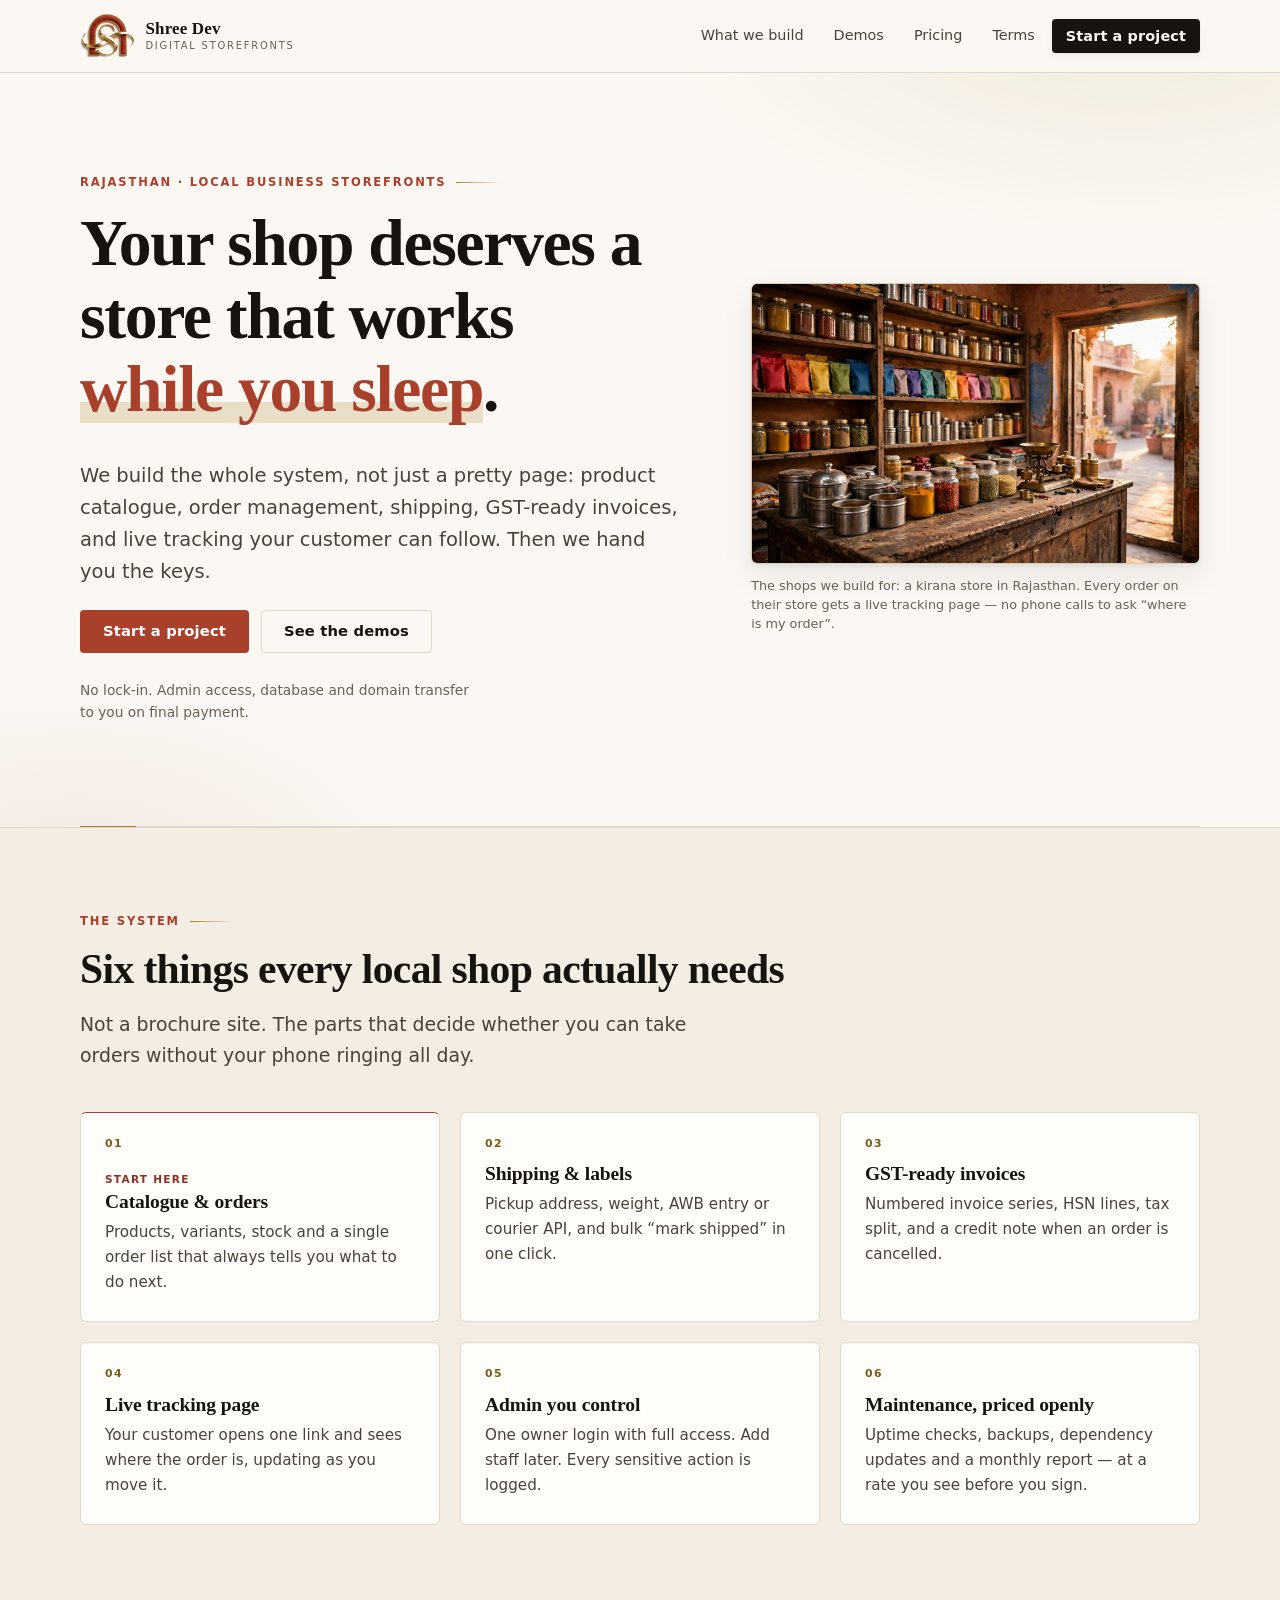
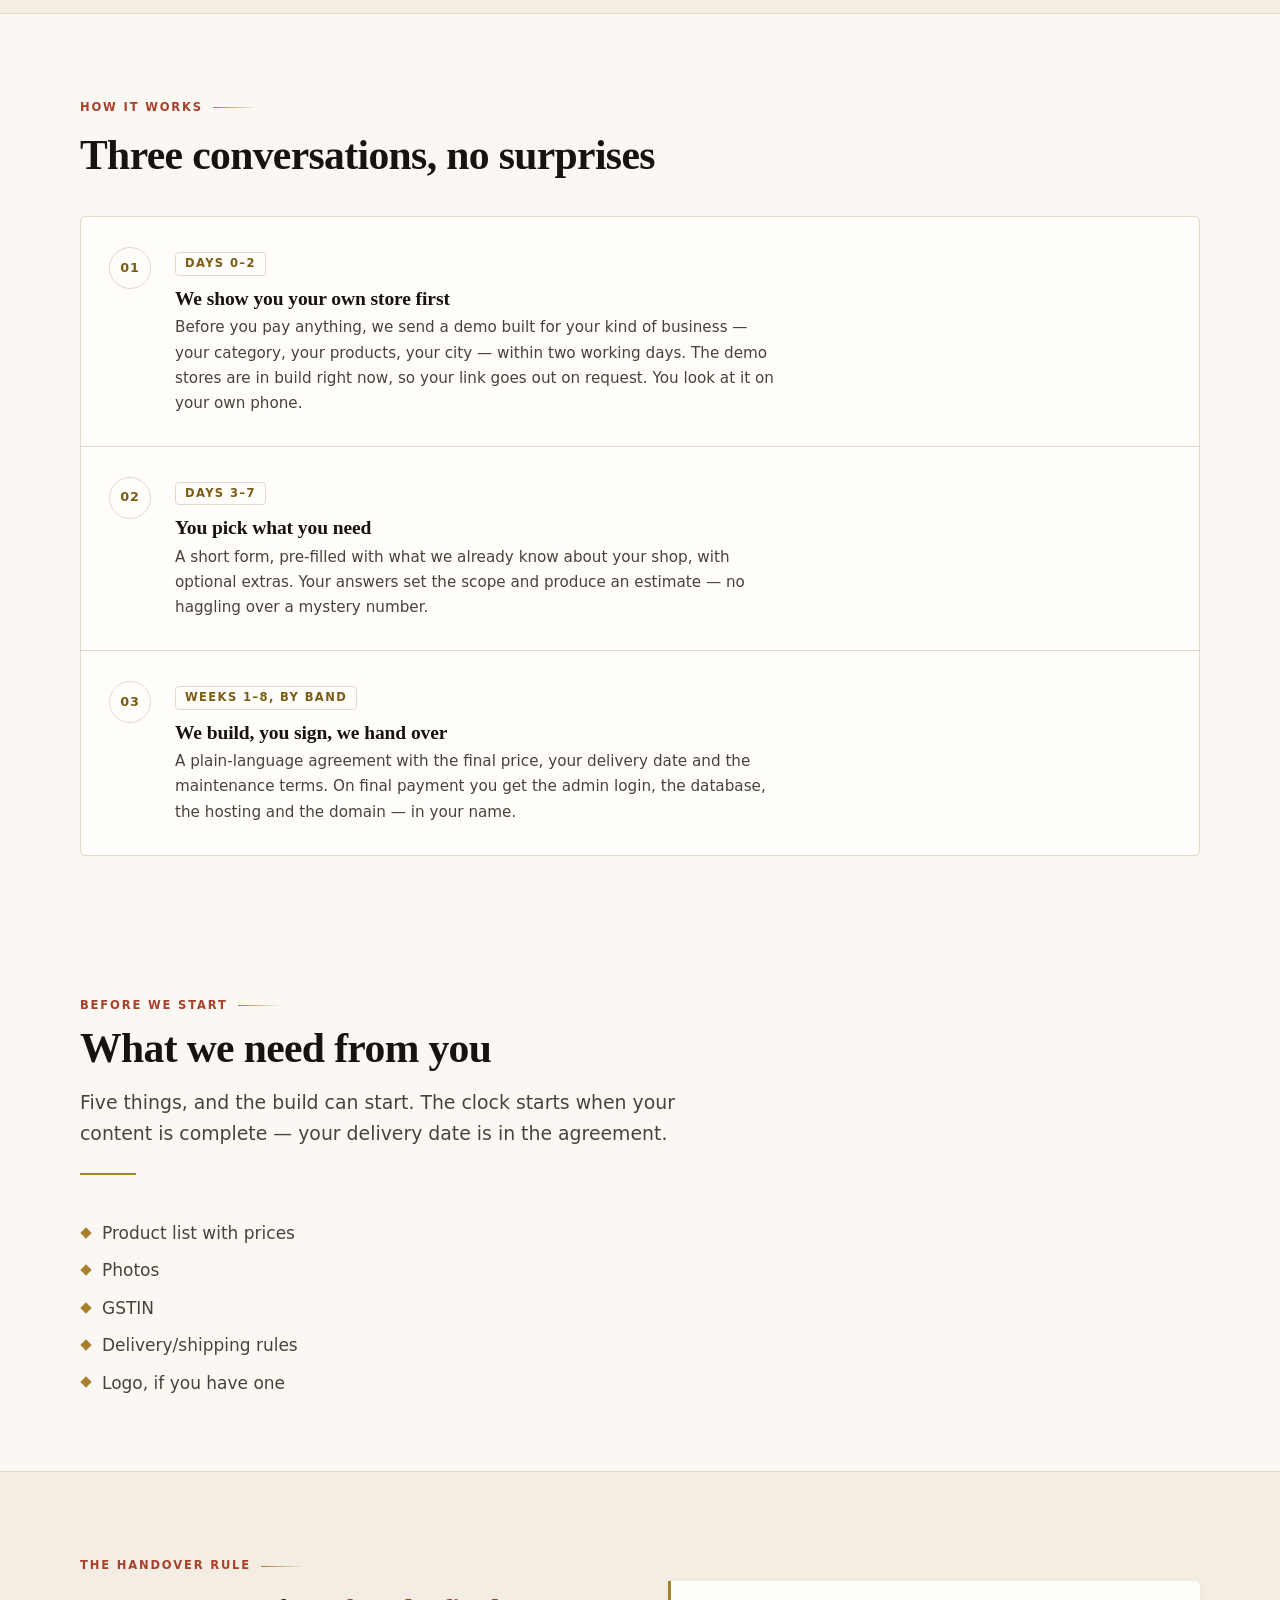
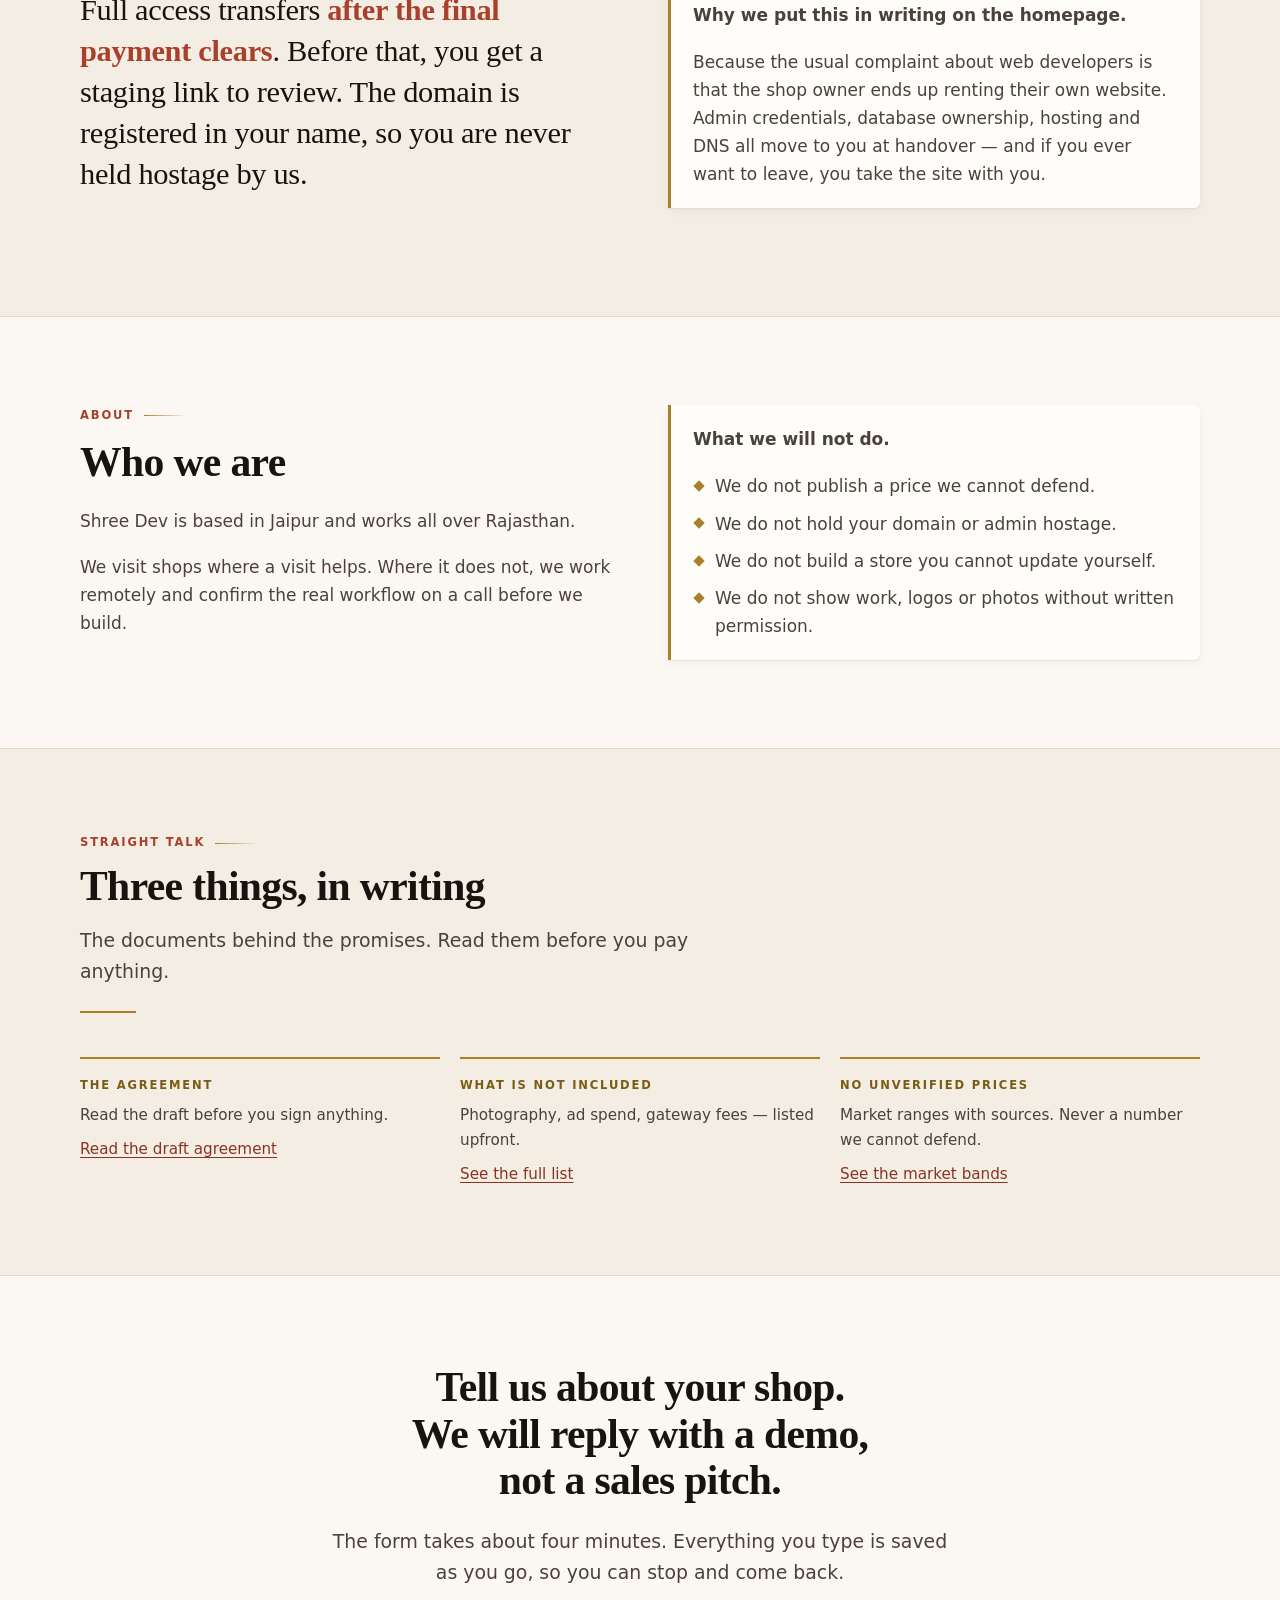
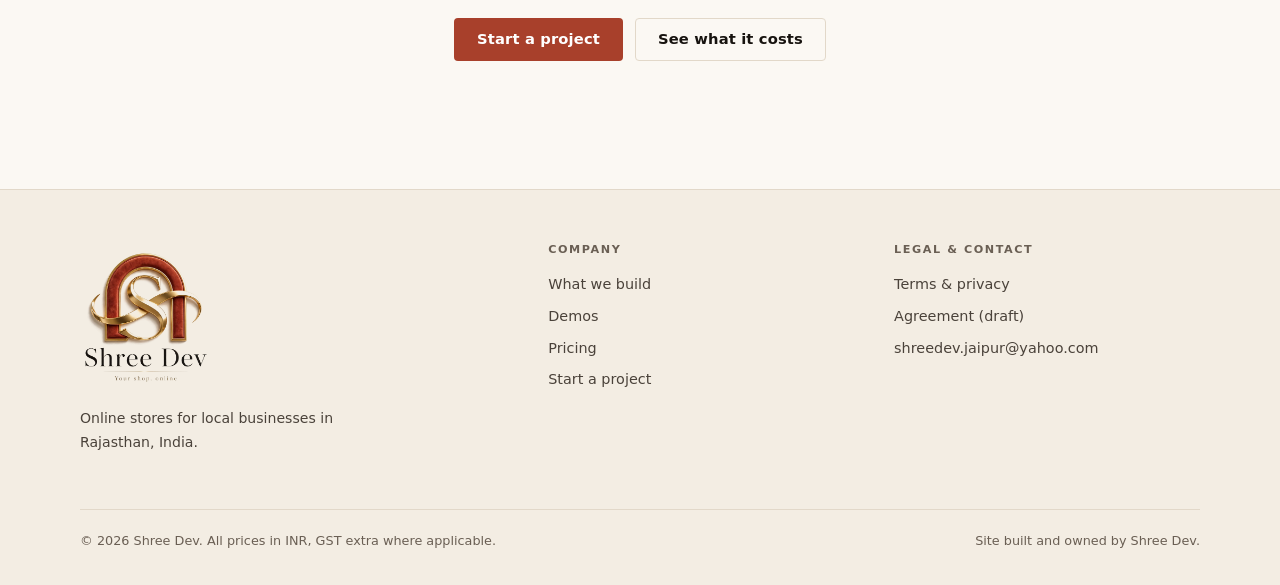
<file: index.html>
<!DOCTYPE html>
<html lang="en">
<head>
<meta charset="utf-8">
<meta name="viewport" content="width=device-width, initial-scale=1">
<title>Shree Dev — Online stores for local businesses in Rajasthan</title>
<meta name="description" content="Shree Dev builds complete online stores for local businesses: catalogue, order management, shipping, GST invoices and live tracking. You keep full admin access.">
<meta name="theme-color" content="#fbf8f3">
<meta property="og:title" content="Shree Dev — Online stores for local businesses">
<meta property="og:description" content="Catalogue, orders, shipping, invoices and live tracking — built for your shop, handed over with full access.">
<meta property="og:type" content="website">
<meta property="og:url" content="https://shreedev-site.pages.dev/">
<meta property="og:image" content="https://shreedev-site.pages.dev/assets/og-image.jpg">
<meta property="og:image:width" content="1200">
<meta property="og:image:height" content="630">
<meta property="og:image:alt" content="Shree Dev — Your shop, online. Orders to delivery, done for you.">
<meta name="twitter:card" content="summary_large_image">
<link rel="icon" type="image/svg+xml" href="assets/favicon.svg">
<link rel="stylesheet" href="assets/style.css?v=3">
<script type="application/ld+json">
{
  "@context": "https://schema.org",
  "@type": "ProfessionalService",
  "name": "Shree Dev",
  "description": "Shree Dev builds complete online stores for local businesses in Rajasthan: catalogue, order management, shipping, GST-ready invoices and live tracking.",
  "url": "https://shreedev-site.pages.dev/",
  "email": "shreedev.jaipur@yahoo.com",
  "areaServed": { "@type": "State", "name": "Rajasthan" },
  "address": { "@type": "PostalAddress", "addressRegion": "Rajasthan", "addressCountry": "IN" },
  "priceRange": "INR"
}
</script>
</head>
<body>
<a class="skip" href="#main">Skip to content</a>

<header class="site-header">
  <div class="wrap">
    <a class="brand" href="index.html">
      <img class="brand-mark" src="assets/logo-mark.png" alt="" width="864" height="698" style="height:44px;width:auto">
      <span class="brand-name">Shree Dev<small>Digital storefronts</small></span>
    </a>
    <button class="nav-toggle" type="button" aria-expanded="false" aria-controls="main-nav">Menu</button>
    <nav class="nav" id="main-nav" aria-label="Main">
      <a href="services.html">What we build</a>
      <a href="demos.html">Demos</a>
      <a href="services.html#pricing">Pricing</a>
      <a href="legal.html">Terms</a>
      <a class="btn btn--primary" href="start.html">Start a project</a>
    </nav>
  </div>
</header>

<main id="main">

  <!-- HERO -->
  <section class="hero">
    <div class="wrap hero-grid">
      <div>
        <p class="eyebrow">Rajasthan &middot; Local business storefronts</p>
        <h1>Your shop deserves a store that works <em>while you sleep</em>.</h1>
        <p class="lede">
          We build the whole system, not just a pretty page: product catalogue, order
          management, shipping, GST-ready invoices, and live tracking your customer
          can follow. Then we hand you the keys.
        </p>
        <div class="btn-row">
          <a class="btn btn--terra" href="start.html">Start a project</a>
          <a class="btn btn--ghost" href="demos.html">See the demos</a>
        </div>
        <p style="margin-top:26px;font-size:.86rem;color:var(--ink-45);max-width:46ch">
          No lock-in. Admin access, database and domain transfer to you on final payment.
        </p>
      </div>

      <figure class="hero-photo">
        <img src="assets/hero-shop.jpg" alt="Inside a family-run general store in Rajasthan — wooden shelves of spices, grains and household goods in warm afternoon light." width="1600" height="1000" fetchpriority="high">
        <figcaption>The shops we build for: a kirana store in Rajasthan. Every order on their store gets a live tracking page — no phone calls to ask “where is my order”.</figcaption>
      </figure>
    </div>
  </section>

  <!-- WHAT YOU GET -->
  <section class="section section--paper2">
    <div class="wrap">
      <p class="eyebrow">The system</p>
      <h2>Six things every local shop actually needs</h2>
      <p class="lede" style="margin-bottom:40px">
        Not a brochure site. The parts that decide whether you can take orders
        without your phone ringing all day.
      </p>

      <div class="grid grid--3">
        <article class="card card--lead reveal">
          <span class="num">01</span>
          <span class="tag">Start here</span>
          <h3>Catalogue &amp; orders</h3>
          <p>Products, variants, stock and a single order list that always tells you what to do next.</p>
        </article>
        <article class="card reveal">
          <span class="num">02</span>
          <h3>Shipping &amp; labels</h3>
          <p>Pickup address, weight, AWB entry or courier API, and bulk “mark shipped” in one click.</p>
        </article>
        <article class="card reveal">
          <span class="num">03</span>
          <h3>GST-ready invoices</h3>
          <p>Numbered invoice series, HSN lines, tax split, and a credit note when an order is cancelled.</p>
        </article>
        <article class="card reveal">
          <span class="num">04</span>
          <h3>Live tracking page</h3>
          <p>Your customer opens one link and sees where the order is, updating as you move it.</p>
        </article>
        <article class="card reveal">
          <span class="num">05</span>
          <h3>Admin you control</h3>
          <p>One owner login with full access. Add staff later. Every sensitive action is logged.</p>
        </article>
        <article class="card reveal">
          <span class="num">06</span>
          <h3>Maintenance, priced openly</h3>
          <p>Uptime checks, backups, dependency updates and a monthly report — at a rate you see before you sign.</p>
        </article>
      </div>
    </div>
  </section>

  <!-- HOW IT WORKS -->
  <section class="section">
    <div class="wrap">
      <p class="eyebrow">How it works</p>
      <h2>Three conversations, no surprises</h2>
      <div class="steps" style="margin-top:38px">
        <div class="step reveal">
          <div>
            <span class="step__when">Days 0&ndash;2</span>
            <h3>We show you your own store first</h3>
            <p>Before you pay anything, we send a demo built for your kind of business — your category, your products, your city — within two working days. The demo stores are in build right now, so your link goes out on request. You look at it on your own phone.</p>
          </div>
        </div>
        <div class="step reveal">
          <div>
            <span class="step__when">Days 3&ndash;7</span>
            <h3>You pick what you need</h3>
            <p>A short form, pre-filled with what we already know about your shop, with optional extras. Your answers set the scope and produce an estimate — no haggling over a mystery number.</p>
          </div>
        </div>
        <div class="step reveal">
          <div>
            <span class="step__when">Weeks 1&ndash;8, by band</span>
            <h3>We build, you sign, we hand over</h3>
            <p>A plain-language agreement with the final price, your delivery date and the maintenance terms. On final payment you get the admin login, the database, the hosting and the domain — in your name.</p>
          </div>
        </div>
      </div>
    </div>
  </section>

  <!-- WHAT WE NEED FROM YOU -->
  <section class="section section--tight">
    <div class="wrap">
      <div class="section__head">
        <p class="eyebrow">Before we start</p>
        <h2>What we need from you</h2>
        <p class="lede">Five things, and the build can start. The clock starts when your content is complete — your delivery date is in the agreement.</p>
        <hr class="rule--brass">
      </div>
      <ul class="checklist">
        <li>Product list with prices</li>
        <li>Photos</li>
        <li>GSTIN</li>
        <li>Delivery/shipping rules</li>
        <li>Logo, if you have one</li>
      </ul>
    </div>
  </section>

  <!-- HANDOVER -->
  <section class="section section--paper2">
    <div class="wrap split-2">
      <div>
        <p class="eyebrow">The handover rule</p>
        <p class="pull">
          Full access transfers <strong>after the final payment clears</strong>. Before that,
          you get a staging link to review. The domain is registered in your name, so
          you are never held hostage by us.
        </p>
      </div>
      <div class="note reveal">
        <p><strong>Why we put this in writing on the homepage.</strong></p>
        <p>Because the usual complaint about web developers is that the shop owner ends up
        renting their own website. Admin credentials, database ownership, hosting and DNS
        all move to you at handover — and if you ever want to leave, you take the site with you.</p>
      </div>
    </div>
  </section>

  <!-- ABOUT -->
  <section class="section">
    <div class="wrap split-2">
      <div>
        <p class="eyebrow">About</p>
        <h2>Who we are</h2>
        <p>Shree Dev is based in Jaipur and works all over Rajasthan.</p>
        <p>We visit shops where a visit helps. Where it does not, we work remotely and confirm the real workflow on a call before we build.</p>
      </div>
      <div class="note reveal">
        <p><strong>What we will not do.</strong></p>
        <ul class="refusal-list">
          <li>We do not publish a price we cannot defend.</li>
          <li>We do not hold your domain or admin hostage.</li>
          <li>We do not build a store you cannot update yourself.</li>
          <li>We do not show work, logos or photos without written permission.</li>
        </ul>
      </div>
    </div>
  </section>

  <!-- HONESTY -->
  <section class="section section--paper2">
    <div class="wrap">
      <div class="section__head">
        <p class="eyebrow">Straight talk</p>
        <h2>Three things, in writing</h2>
        <p class="lede">The documents behind the promises. Read them before you pay anything.</p>
        <hr class="rule--brass">
      </div>
      <div class="honesty">
        <div class="honesty__item">
          <h3>The agreement</h3>
          <p>Read the draft before you sign anything.</p>
          <p><a href="legal.html#agreement">Read the draft agreement</a></p>
        </div>
        <div class="honesty__item">
          <h3>What is not included</h3>
          <p>Photography, ad spend, gateway fees &mdash; listed upfront.</p>
          <p><a href="services.html">See the full list</a></p>
        </div>
        <div class="honesty__item">
          <h3>No unverified prices</h3>
          <p>Market ranges with sources. Never a number we cannot defend.</p>
          <p><a href="services.html#pricing">See the market bands</a></p>
        </div>
      </div>
    </div>
  </section>

  <!-- CTA -->
  <section class="section">
    <div class="wrap text-center">
      <h2 style="max-width:22ch;margin-inline:auto">Tell us about your shop. We will reply with a demo, not a sales pitch.</h2>
      <p class="lede" style="margin:22px auto 30px;max-width:52ch">
        The form takes about four minutes. Everything you type is saved as you go, so you can stop and come back.
      </p>
      <div class="btn-row btn-row--center">
        <a class="btn btn--terra" href="start.html">Start a project</a>
        <a class="btn btn--ghost" href="services.html#pricing">See what it costs</a>
      </div>
    </div>
  </section>

</main>

<footer class="site-footer">
  <div class="wrap">
    <div class="foot-grid">
      <div>
        <a class="brand" href="index.html" style="margin-bottom:16px">
          <img class="footer-logo" src="assets/logo.png" alt="Shree Dev — Your shop, online" width="992" height="1047" style="width:132px;height:auto">
        </a>
        <p style="font-size:.88rem;max-width:34ch">
          Online stores for local businesses in <span data-site="city">Rajasthan</span>,
          <span data-site="cityRegion">India</span>.
        </p>
      </div>
      <div>
        <p class="foot-head">Company</p>
        <a href="services.html">What we build</a>
        <a href="demos.html">Demos</a>
        <a href="services.html#pricing">Pricing</a>
        <a href="start.html">Start a project</a>
      </div>
      <div>
        <p class="foot-head">Legal &amp; contact</p>
        <a href="legal.html">Terms &amp; privacy</a>
        <a href="legal.html#agreement">Agreement (draft)</a>
        <a href="mailto:shreedev.jaipur@yahoo.com" data-site="email">shreedev.jaipur@yahoo.com</a>
      </div>
    </div>
    <div class="foot-note">
      <p>&copy; <span id="year">2026</span> Shree Dev. All prices in INR, GST extra where applicable.</p>
      <p>Site built and owned by Shree Dev.</p>
    </div>
  </div>
</footer>

<script src="assets/config.js"></script>
<script src="assets/app.js"></script>
</body>
</html>
</file>
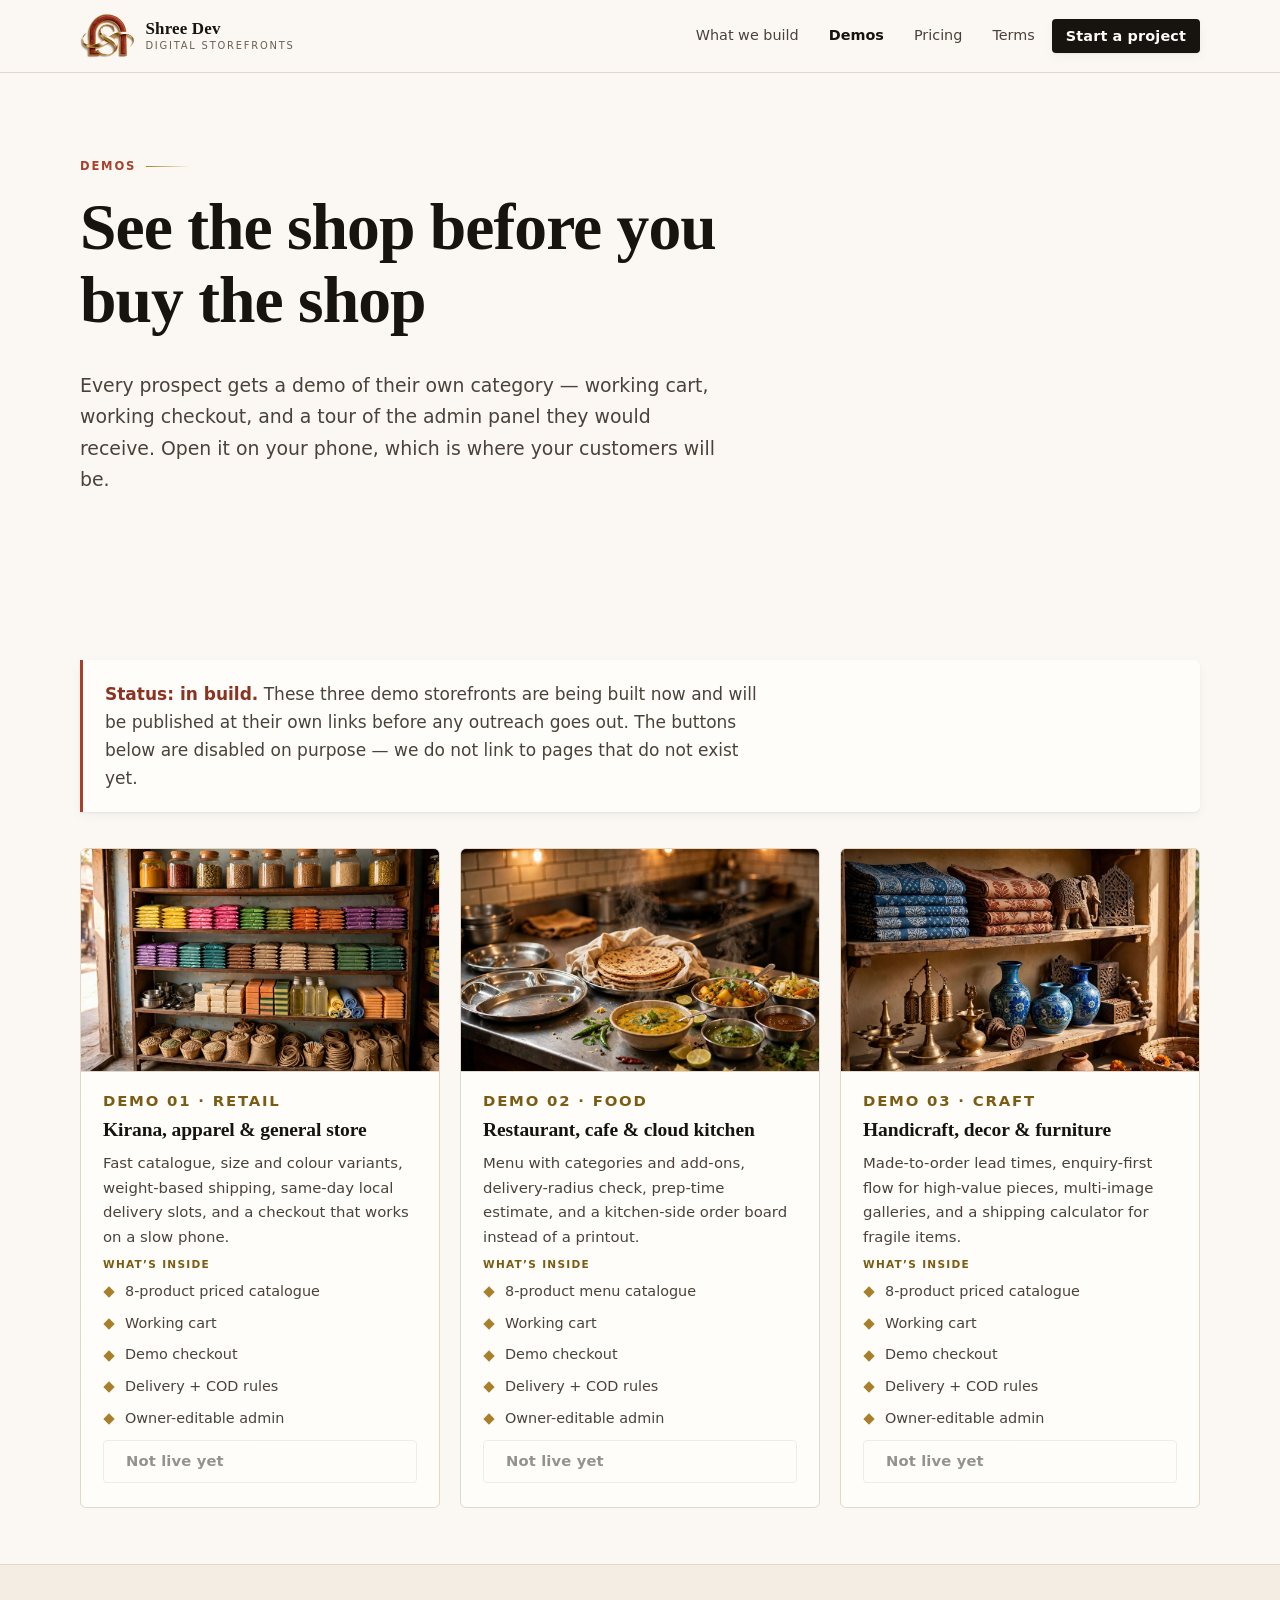
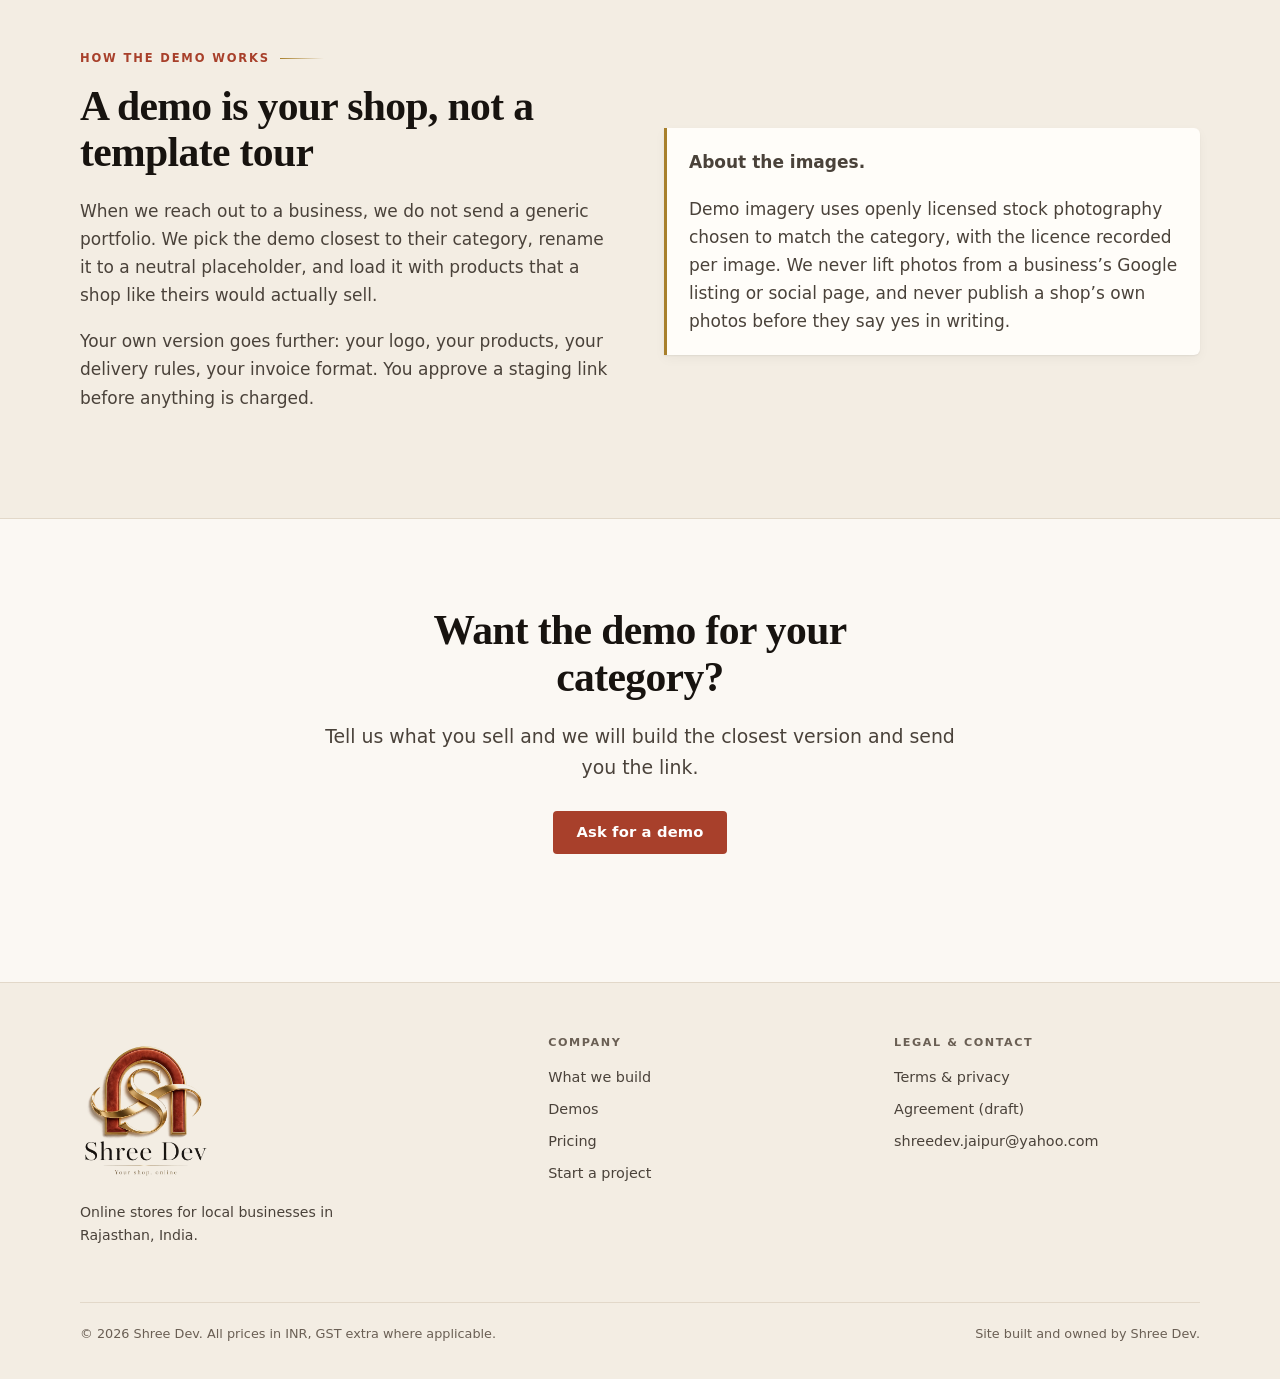
<file: demos.html>
<!DOCTYPE html>
<html lang="en">
<head>
<meta charset="utf-8">
<meta name="viewport" content="width=device-width, initial-scale=1">
<title>Demos — Shree Dev</title>
<meta name="description" content="Three demo storefronts in build: retail, food and craft. Built for local businesses across Rajasthan, with cart, checkout and admin preview — published at their own links before any outreach.">
<meta name="theme-color" content="#fbf8f3">
<meta property="og:title" content="Demos — Shree Dev">
<meta property="og:description" content="Three demo storefronts in build: retail, food and craft. Built for local businesses across Rajasthan, with cart, checkout and admin preview — published at their own links before any outreach.">
<meta property="og:type" content="website">
<meta property="og:url" content="https://shreedev-site.pages.dev/demos.html">
<meta property="og:image" content="https://shreedev-site.pages.dev/assets/og-image.jpg">
<meta property="og:image:width" content="1200">
<meta property="og:image:height" content="630">
<meta property="og:image:alt" content="Shree Dev — Your shop, online. Orders to delivery, done for you.">
<meta name="twitter:card" content="summary_large_image">
<link rel="icon" type="image/svg+xml" href="assets/favicon.svg">
<link rel="stylesheet" href="assets/style.css?v=3">
</head>
<body>
<a class="skip" href="#main">Skip to content</a>

<header class="site-header">
  <div class="wrap">
    <a class="brand" href="index.html">
      <img class="brand-mark" src="assets/logo-mark.png" alt="" width="864" height="698" style="height:44px;width:auto">
      <span class="brand-name">Shree Dev<small>Digital storefronts</small></span>
    </a>
    <button class="nav-toggle" type="button" aria-expanded="false" aria-controls="main-nav">Menu</button>
    <nav class="nav" id="main-nav" aria-label="Main">
      <a href="services.html">What we build</a>
      <a href="demos.html" aria-current="page">Demos</a>
      <a href="services.html#pricing">Pricing</a>
      <a href="legal.html">Terms</a>
      <a class="btn btn--primary" href="start.html">Start a project</a>
    </nav>
  </div>
</header>

<main id="main">

  <section class="section">
    <div class="wrap">
      <p class="eyebrow">Demos</p>
      <h1 style="max-width:22ch">See the shop before you buy the shop</h1>
      <p class="lede">
        Every prospect gets a demo of their own category — working cart, working
        checkout, and a tour of the admin panel they would receive. Open it on your phone,
        which is where your customers will be.
      </p>
    </div>
  </section>

  <section class="section section--tight">
    <div class="wrap">

      <div class="note note--warn" style="margin-bottom:36px">
        <p><strong>Status: in build.</strong> These three demo storefronts are being built
        now and will be published at their own links before any outreach goes out. The
        buttons below are disabled on purpose — we do not link to pages that do not exist yet.</p>
      </div>

      <div class="grid grid--3">

        <article class="demo-card reveal">
          <div class="demo-thumb">
            <img src="assets/demo-retail.jpg" alt="Shelves of a kirana general store stocked with spices, grains and household goods" width="1200" height="750" loading="lazy">
          </div>
          <div class="demo-body">
            <p class="tag">Demo 01 &middot; Retail</p>
            <h3>Kirana, apparel &amp; general store</h3>
            <p>Fast catalogue, size and colour variants, weight-based shipping, same-day local delivery slots, and a checkout that works on a slow phone.</p>
            <span class="tag">What&rsquo;s inside</span>
            <ul class="demo-includes">
              <li>8-product priced catalogue</li>
              <li>Working cart</li>
              <li>Demo checkout</li>
              <li>Delivery + COD rules</li>
              <li>Owner-editable admin</li>
            </ul>
            <span class="btn btn--ghost" aria-disabled="true">Not live yet</span>
          </div>
        </article>

        <article class="demo-card reveal">
          <div class="demo-thumb">
            <img src="assets/demo-food.jpg" alt="Fresh thali dishes and rotis on a restaurant kitchen counter" width="1200" height="750" loading="lazy">
          </div>
          <div class="demo-body">
            <p class="tag">Demo 02 &middot; Food</p>
            <h3>Restaurant, cafe &amp; cloud kitchen</h3>
            <p>Menu with categories and add-ons, delivery-radius check, prep-time estimate, and a kitchen-side order board instead of a printout.</p>
            <span class="tag">What&rsquo;s inside</span>
            <ul class="demo-includes">
              <li>8-product menu catalogue</li>
              <li>Working cart</li>
              <li>Demo checkout</li>
              <li>Delivery + COD rules</li>
              <li>Owner-editable admin</li>
            </ul>
            <span class="btn btn--ghost" aria-disabled="true">Not live yet</span>
          </div>
        </article>

        <article class="demo-card reveal">
          <div class="demo-thumb">
            <img src="assets/demo-craft.jpg" alt="Rajasthani handicrafts on display — block-printed textiles, blue pottery and brass lamps" width="1200" height="750" loading="lazy">
          </div>
          <div class="demo-body">
            <p class="tag">Demo 03 &middot; Craft</p>
            <h3>Handicraft, decor &amp; furniture</h3>
            <p>Made-to-order lead times, enquiry-first flow for high-value pieces, multi-image galleries, and a shipping calculator for fragile items.</p>
            <span class="tag">What&rsquo;s inside</span>
            <ul class="demo-includes">
              <li>8-product priced catalogue</li>
              <li>Working cart</li>
              <li>Demo checkout</li>
              <li>Delivery + COD rules</li>
              <li>Owner-editable admin</li>
            </ul>
            <span class="btn btn--ghost" aria-disabled="true">Not live yet</span>
          </div>
        </article>

      </div>
    </div>
  </section>

  <section class="section section--paper2">
    <div class="wrap">
      <div class="grid grid--2" style="gap:48px;align-items:center">
        <div>
          <p class="eyebrow">How the demo works</p>
          <h2>A demo is your shop, not a template tour</h2>
          <p>When we reach out to a business, we do not send a generic portfolio. We pick
          the demo closest to their category, rename it to a neutral placeholder, and load
          it with products that a shop like theirs would actually sell.</p>
          <p>Your own version goes further: your logo, your products, your delivery rules,
          your invoice format. You approve a staging link before anything is charged.</p>
        </div>
        <div class="note reveal">
          <p><strong>About the images.</strong></p>
          <p>Demo imagery uses openly licensed stock photography chosen to match the
          category, with the licence recorded per image. We never lift photos from a
          business’s Google listing or social page, and never publish a shop’s own
          photos before they say yes in writing.</p>
        </div>
      </div>
    </div>
  </section>

  <section class="section">
    <div class="wrap" style="text-align:center">
      <h2 style="margin-inline:auto;max-width:26ch">Want the demo for your category?</h2>
      <p class="lede" style="margin:18px auto 28px">Tell us what you sell and we will build the closest version and send you the link.</p>
      <div class="btn-row" style="justify-content:center">
        <a class="btn btn--terra" href="start.html">Ask for a demo</a>
      </div>
    </div>
  </section>

</main>

<footer class="site-footer">
  <div class="wrap">
    <div class="foot-grid">
      <div>
        <a class="brand" href="index.html" style="margin-bottom:16px">
          <img class="footer-logo" src="assets/logo.png" alt="Shree Dev — Your shop, online" width="992" height="1047" style="width:132px;height:auto">
        </a>
        <p style="font-size:.88rem;max-width:34ch">
          Online stores for local businesses in <span data-site="city">Rajasthan</span>,
          <span data-site="cityRegion">India</span>.
        </p>
      </div>
      <div>
        <p class="foot-head">Company</p>
        <a href="services.html">What we build</a>
        <a href="demos.html">Demos</a>
        <a href="services.html#pricing">Pricing</a>
        <a href="start.html">Start a project</a>
      </div>
      <div>
        <p class="foot-head">Legal &amp; contact</p>
        <a href="legal.html">Terms &amp; privacy</a>
        <a href="legal.html#agreement">Agreement (draft)</a>
        <a href="mailto:shreedev.jaipur@yahoo.com" data-site="email">shreedev.jaipur@yahoo.com</a>
      </div>
    </div>
    <div class="foot-note">
      <p>&copy; <span id="year">2026</span> Shree Dev. All prices in INR, GST extra where applicable.</p>
      <p>Site built and owned by Shree Dev.</p>
    </div>
  </div>
</footer>

<script src="assets/config.js"></script>
<script src="assets/app.js"></script>
</body>
</html>
</file>
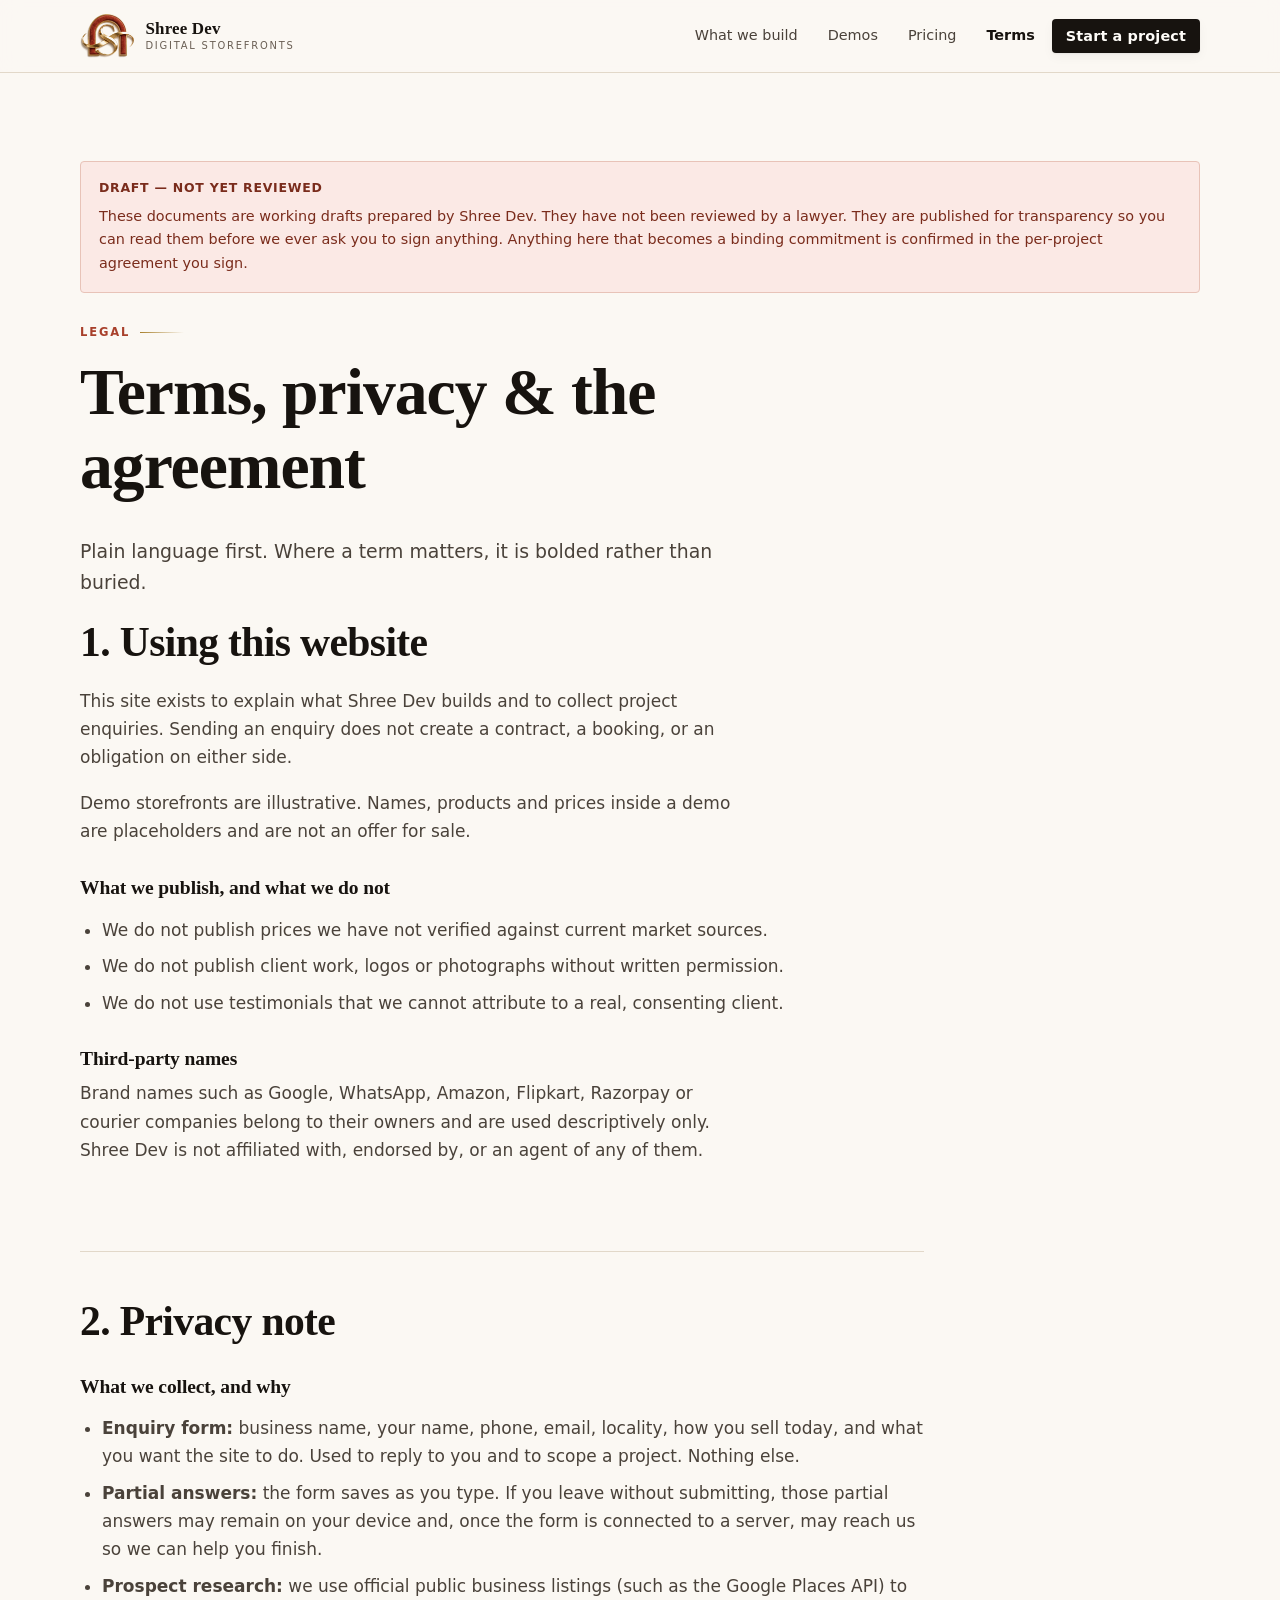
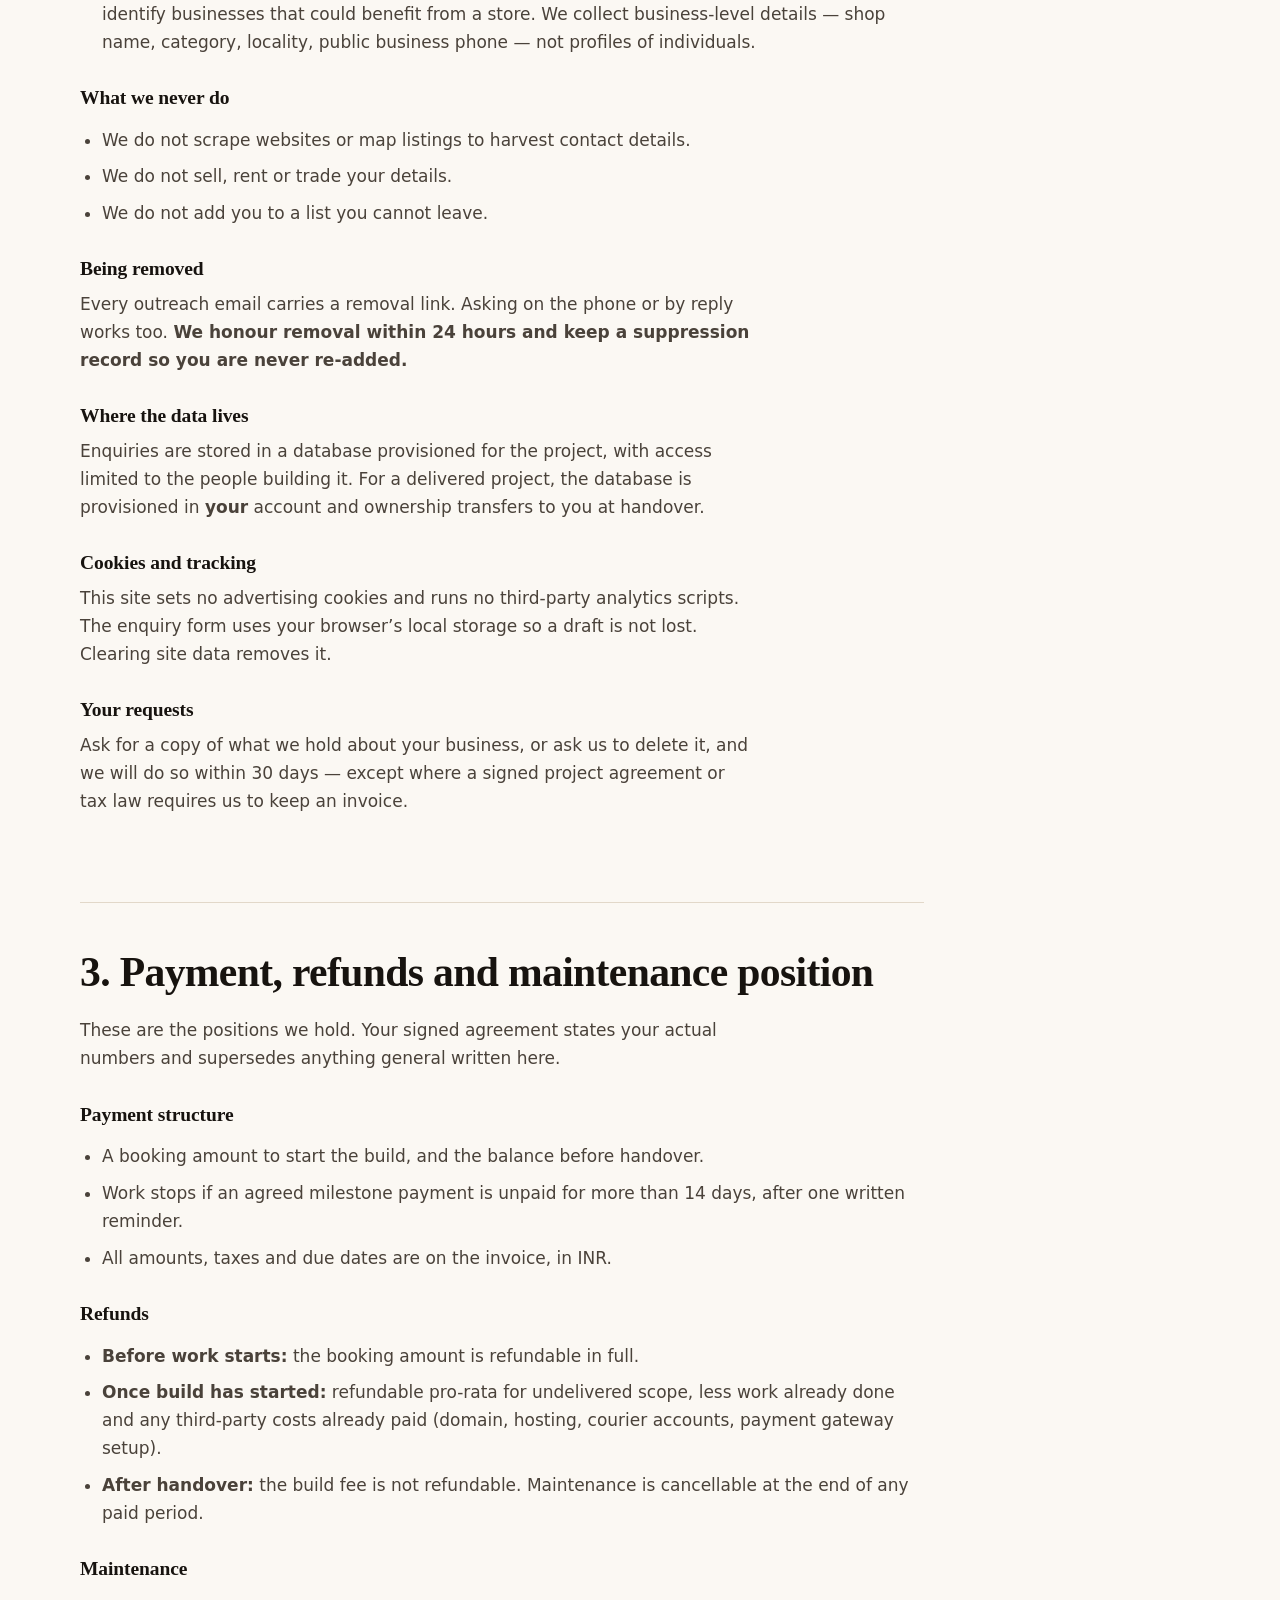
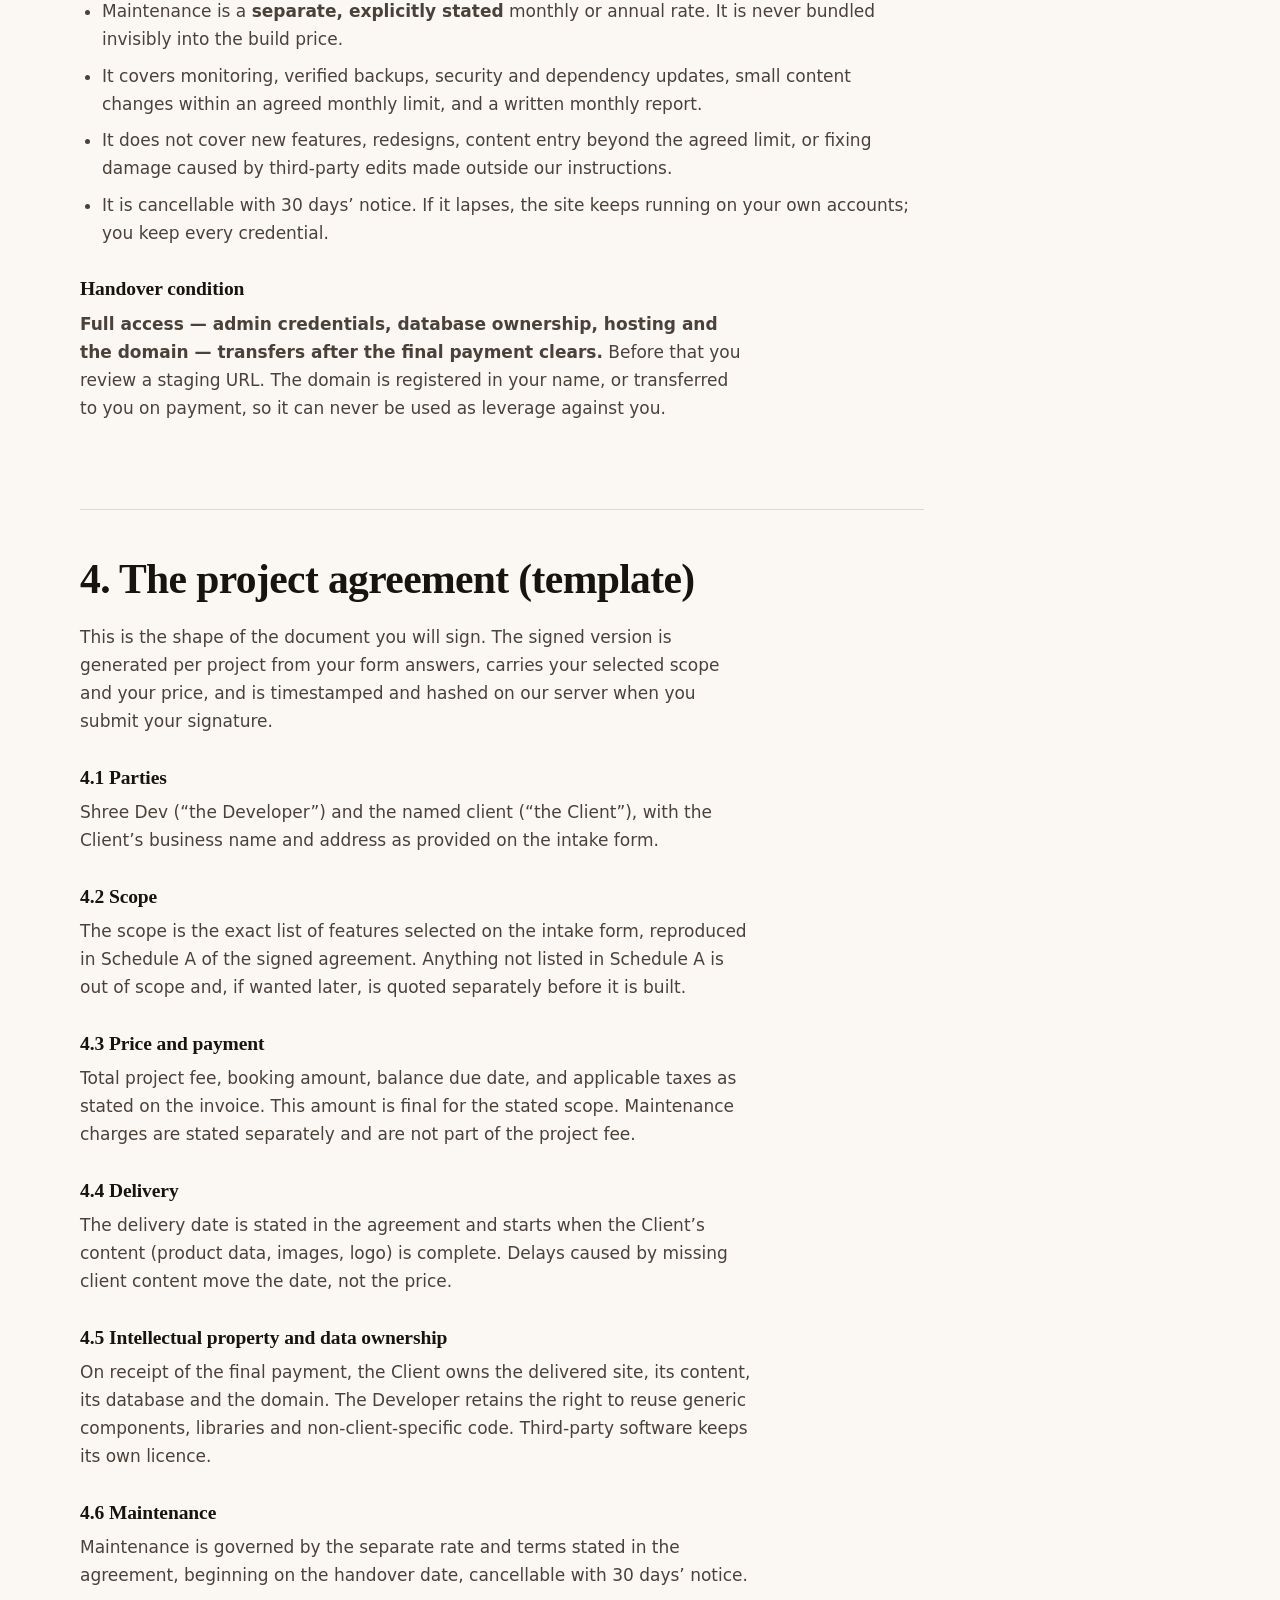
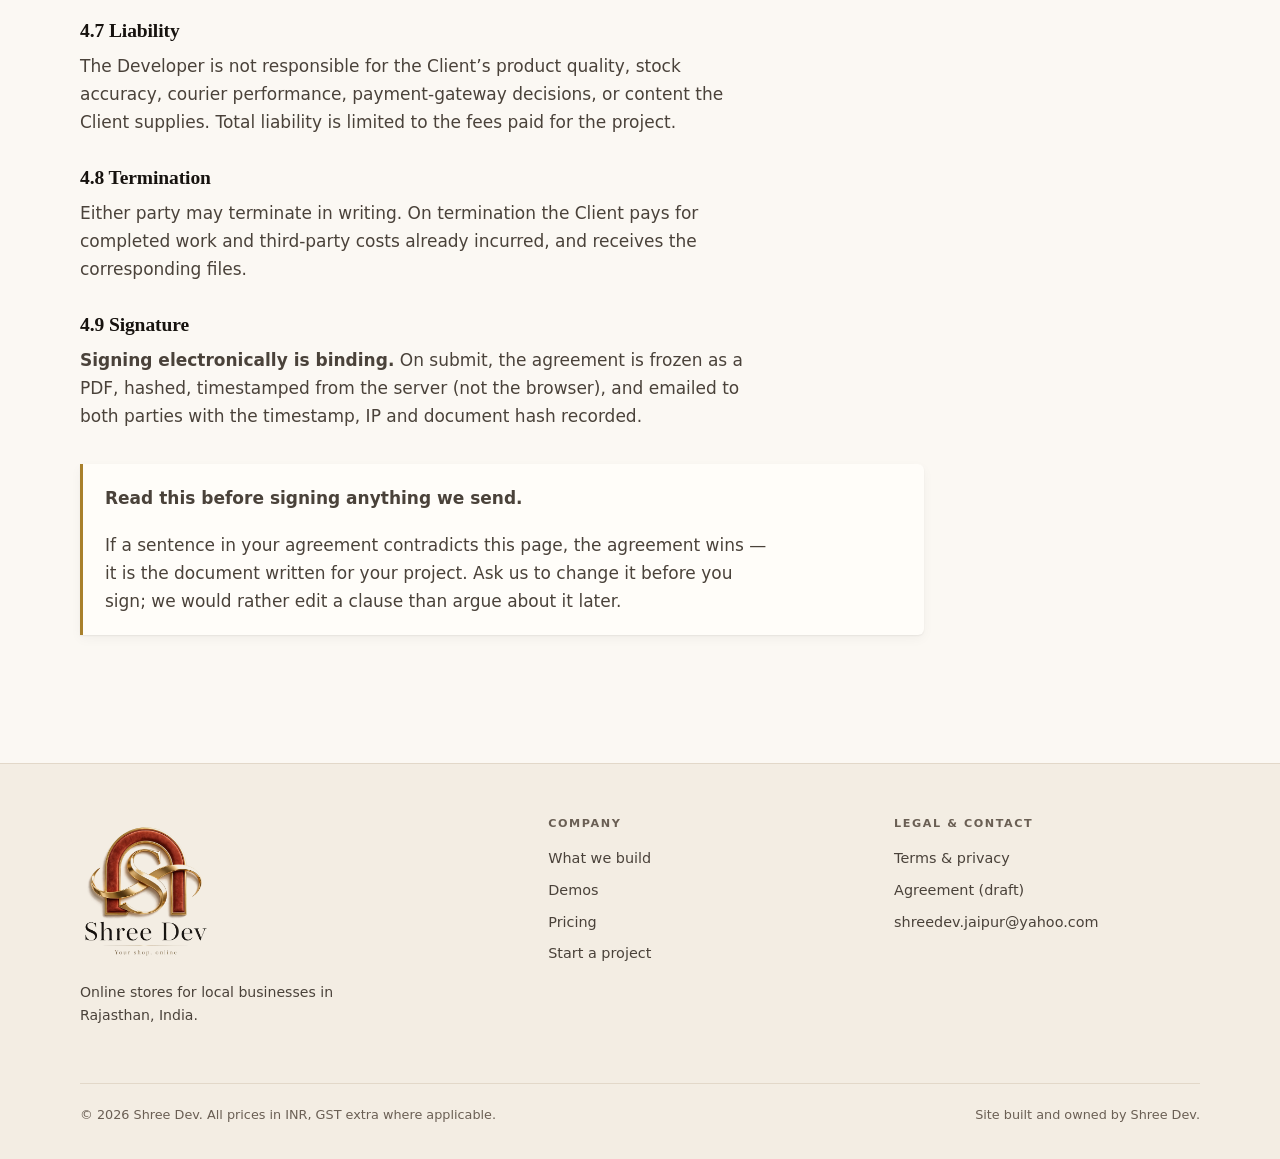
<file: legal.html>
<!DOCTYPE html>
<html lang="en">
<head>
<meta charset="utf-8">
<meta name="viewport" content="width=device-width, initial-scale=1">
<title>Terms, privacy &amp; agreement — Shree Dev</title>
<meta name="description" content="Shree Dev terms of service, privacy note, refund and maintenance position, and the client agreement template.">
<meta name="theme-color" content="#fbf8f3">
<meta property="og:title" content="Terms, privacy &amp; agreement — Shree Dev">
<meta property="og:description" content="Shree Dev terms of service, privacy note, refund and maintenance position, and the client agreement template.">
<meta property="og:type" content="website">
<meta property="og:url" content="https://shreedev-site.pages.dev/legal.html">
<meta property="og:image" content="https://shreedev-site.pages.dev/assets/og-image.jpg">
<meta property="og:image:width" content="1200">
<meta property="og:image:height" content="630">
<meta property="og:image:alt" content="Shree Dev — Your shop, online. Orders to delivery, done for you.">
<meta name="twitter:card" content="summary_large_image">
<link rel="icon" type="image/svg+xml" href="assets/favicon.svg">
<link rel="stylesheet" href="assets/style.css?v=3">
</head>
<body>
<a class="skip" href="#main">Skip to content</a>

<header class="site-header">
  <div class="wrap">
    <a class="brand" href="index.html">
      <img class="brand-mark" src="assets/logo-mark.png" alt="" width="864" height="698" style="height:44px;width:auto">
      <span class="brand-name">Shree Dev<small>Digital storefronts</small></span>
    </a>
    <button class="nav-toggle" type="button" aria-expanded="false" aria-controls="main-nav">Menu</button>
    <nav class="nav" id="main-nav" aria-label="Main">
      <a href="services.html">What we build</a>
      <a href="demos.html">Demos</a>
      <a href="services.html#pricing">Pricing</a>
      <a href="legal.html" aria-current="page">Terms</a>
      <a class="btn btn--primary" href="start.html">Start a project</a>
    </nav>
  </div>
</header>

<main id="main">
  <section class="section">
    <div class="wrap">

      <div class="draft-banner">
        <strong>Draft — not yet reviewed</strong>
        These documents are working drafts prepared by Shree Dev. They have not been
        reviewed by a lawyer. They are published for transparency so you can read them
        before we ever ask you to sign anything. Anything here that becomes a binding
        commitment is confirmed in the per-project agreement you sign.
      </div>

      <div class="legal">
        <p class="eyebrow">Legal</p>
        <h1>Terms, privacy &amp; the agreement</h1>
        <p class="lede">Plain language first. Where a term matters, it is bolded rather than buried.</p>

        <!-- ============ TERMS ============ -->
        <h2 id="terms">1. Using this website</h2>
        <p>This site exists to explain what Shree Dev builds and to collect project enquiries.
        Sending an enquiry does not create a contract, a booking, or an obligation on either side.</p>
        <p>Demo storefronts are illustrative. Names, products and prices inside a demo are
        placeholders and are not an offer for sale.</p>

        <h3>What we publish, and what we do not</h3>
        <ul>
          <li>We do not publish prices we have not verified against current market sources.</li>
          <li>We do not publish client work, logos or photographs without written permission.</li>
          <li>We do not use testimonials that we cannot attribute to a real, consenting client.</li>
        </ul>

        <h3>Third-party names</h3>
        <p>Brand names such as Google, WhatsApp, Amazon, Flipkart, Razorpay or courier companies
        belong to their owners and are used descriptively only. Shree Dev is not affiliated
        with, endorsed by, or an agent of any of them.</p>

        <!-- ============ PRIVACY ============ -->
        <h2 id="privacy">2. Privacy note</h2>

        <h3>What we collect, and why</h3>
        <ul>
          <li><strong>Enquiry form:</strong> business name, your name, phone, email, locality,
          how you sell today, and what you want the site to do. Used to reply to you and to
          scope a project. Nothing else.</li>
          <li><strong>Partial answers:</strong> the form saves as you type. If you leave without
          submitting, those partial answers may remain on your device and, once the form is
          connected to a server, may reach us so we can help you finish.</li>
          <li><strong>Prospect research:</strong> we use official public business listings
          (such as the Google Places API) to identify businesses that could benefit from a
          store. We collect business-level details — shop name, category, locality, public
          business phone — not profiles of individuals.</li>
        </ul>

        <h3>What we never do</h3>
        <ul>
          <li>We do not scrape websites or map listings to harvest contact details.</li>
          <li>We do not sell, rent or trade your details.</li>
          <li>We do not add you to a list you cannot leave.</li>
        </ul>

        <h3>Being removed</h3>
        <p>Every outreach email carries a removal link. Asking on the phone or by reply works
        too. <strong>We honour removal within 24 hours and keep a suppression record so you are
        never re-added.</strong></p>

        <h3>Where the data lives</h3>
        <p>Enquiries are stored in a database provisioned for the project, with access limited
        to the people building it. For a delivered project, the database is provisioned in
        <strong>your</strong> account and ownership transfers to you at handover.</p>

        <h3>Cookies and tracking</h3>
        <p>This site sets no advertising cookies and runs no third-party analytics scripts.
        The enquiry form uses your browser’s local storage so a draft is not lost. Clearing
        site data removes it.</p>

        <h3>Your requests</h3>
        <p>Ask for a copy of what we hold about your business, or ask us to delete it, and we
        will do so within 30 days — except where a signed project agreement or tax law
        requires us to keep an invoice.</p>

        <!-- ============ REFUNDS / MAINTENANCE ============ -->
        <h2 id="refunds">3. Payment, refunds and maintenance position</h2>
        <p>These are the positions we hold. Your signed agreement states your actual
        numbers and supersedes anything general written here.</p>

        <h3>Payment structure</h3>
        <ul>
          <li>A booking amount to start the build, and the balance before handover.</li>
          <li>Work stops if an agreed milestone payment is unpaid for more than 14 days,
          after one written reminder.</li>
          <li>All amounts, taxes and due dates are on the invoice, in INR.</li>
        </ul>

        <h3>Refunds</h3>
        <ul>
          <li><strong>Before work starts:</strong> the booking amount is refundable in full.</li>
          <li><strong>Once build has started:</strong> refundable pro-rata for undelivered
          scope, less work already done and any third-party costs already paid
          (domain, hosting, courier accounts, payment gateway setup).</li>
          <li><strong>After handover:</strong> the build fee is not refundable. Maintenance
          is cancellable at the end of any paid period.</li>
        </ul>

        <h3>Maintenance</h3>
        <ul>
          <li>Maintenance is a <strong>separate, explicitly stated</strong> monthly or annual
          rate. It is never bundled invisibly into the build price.</li>
          <li>It covers monitoring, verified backups, security and dependency updates, small
          content changes within an agreed monthly limit, and a written monthly report.</li>
          <li>It does not cover new features, redesigns, content entry beyond the agreed
          limit, or fixing damage caused by third-party edits made outside our instructions.</li>
          <li>It is cancellable with 30 days’ notice. If it lapses, the site keeps running on
          your own accounts; you keep every credential.</li>
        </ul>

        <h3>Handover condition</h3>
        <p><strong>Full access — admin credentials, database ownership, hosting and the domain —
        transfers after the final payment clears.</strong> Before that you review a staging URL.
        The domain is registered in your name, or transferred to you on payment, so it can
        never be used as leverage against you.</p>

        <!-- ============ AGREEMENT ============ -->
        <h2 id="agreement">4. The project agreement (template)</h2>
        <p>This is the shape of the document you will sign. The signed version is generated
        per project from your form answers, carries your selected scope and your price, and
        is timestamped and hashed on our server when you submit your signature.</p>

        <h3>4.1 Parties</h3>
        <p>Shree Dev (“the Developer”) and the named client (“the Client”), with the Client’s
        business name and address as provided on the intake form.</p>

        <h3>4.2 Scope</h3>
        <p>The scope is the exact list of features selected on the intake form, reproduced in
        Schedule A of the signed agreement. Anything not listed in Schedule A is out of scope
        and, if wanted later, is quoted separately before it is built.</p>

        <h3>4.3 Price and payment</h3>
        <p>Total project fee, booking amount, balance due date, and applicable taxes as stated
        on the invoice. This amount is final for the stated scope. Maintenance charges are
        stated separately and are not part of the project fee.</p>

        <h3>4.4 Delivery</h3>
        <p>The delivery date is stated in the agreement and starts when the Client’s content
        (product data, images, logo) is complete. Delays caused by missing client content move
        the date, not the price.</p>

        <h3>4.5 Intellectual property and data ownership</h3>
        <p>On receipt of the final payment, the Client owns the delivered site, its content,
        its database and the domain. The Developer retains the right to reuse generic
        components, libraries and non-client-specific code. Third-party software keeps its own
        licence.</p>

        <h3>4.6 Maintenance</h3>
        <p>Maintenance is governed by the separate rate and terms stated in the agreement,
        beginning on the handover date, cancellable with 30 days’ notice.</p>

        <h3>4.7 Liability</h3>
        <p>The Developer is not responsible for the Client’s product quality, stock accuracy,
        courier performance, payment-gateway decisions, or content the Client supplies. Total
        liability is limited to the fees paid for the project.</p>

        <h3>4.8 Termination</h3>
        <p>Either party may terminate in writing. On termination the Client pays for completed
        work and third-party costs already incurred, and receives the corresponding files.</p>

        <h3>4.9 Signature</h3>
        <p><strong>Signing electronically is binding.</strong> On submit, the agreement is frozen
        as a PDF, hashed, timestamped from the server (not the browser), and emailed to both
        parties with the timestamp, IP and document hash recorded.</p>

        <div class="note" style="margin-top:34px">
          <p><strong>Read this before signing anything we send.</strong></p>
          <p>If a sentence in your agreement contradicts this page, the agreement wins — it is
          the document written for your project. Ask us to change it before you sign; we would
          rather edit a clause than argue about it later.</p>
        </div>
      </div>

    </div>
  </section>
</main>

<footer class="site-footer">
  <div class="wrap">
    <div class="foot-grid">
      <div>
        <a class="brand" href="index.html" style="margin-bottom:16px">
          <img class="footer-logo" src="assets/logo.png" alt="Shree Dev — Your shop, online" width="992" height="1047" style="width:132px;height:auto">
        </a>
        <p style="font-size:.88rem;max-width:34ch">
          Online stores for local businesses in <span data-site="city">Rajasthan</span>,
          <span data-site="cityRegion">India</span>.
        </p>
      </div>
      <div>
        <p class="foot-head">Company</p>
        <a href="services.html">What we build</a>
        <a href="demos.html">Demos</a>
        <a href="services.html#pricing">Pricing</a>
        <a href="start.html">Start a project</a>
      </div>
      <div>
        <p class="foot-head">Legal &amp; contact</p>
        <a href="legal.html">Terms &amp; privacy</a>
        <a href="legal.html#agreement">Agreement (draft)</a>
        <a href="mailto:shreedev.jaipur@yahoo.com" data-site="email">shreedev.jaipur@yahoo.com</a>
      </div>
    </div>
    <div class="foot-note">
      <p>&copy; <span id="year">2026</span> Shree Dev. All prices in INR, GST extra where applicable.</p>
      <p>Site built and owned by Shree Dev.</p>
    </div>
  </div>
</footer>

<script src="assets/config.js"></script>
<script src="assets/app.js"></script>
</body>
</html>
</file>
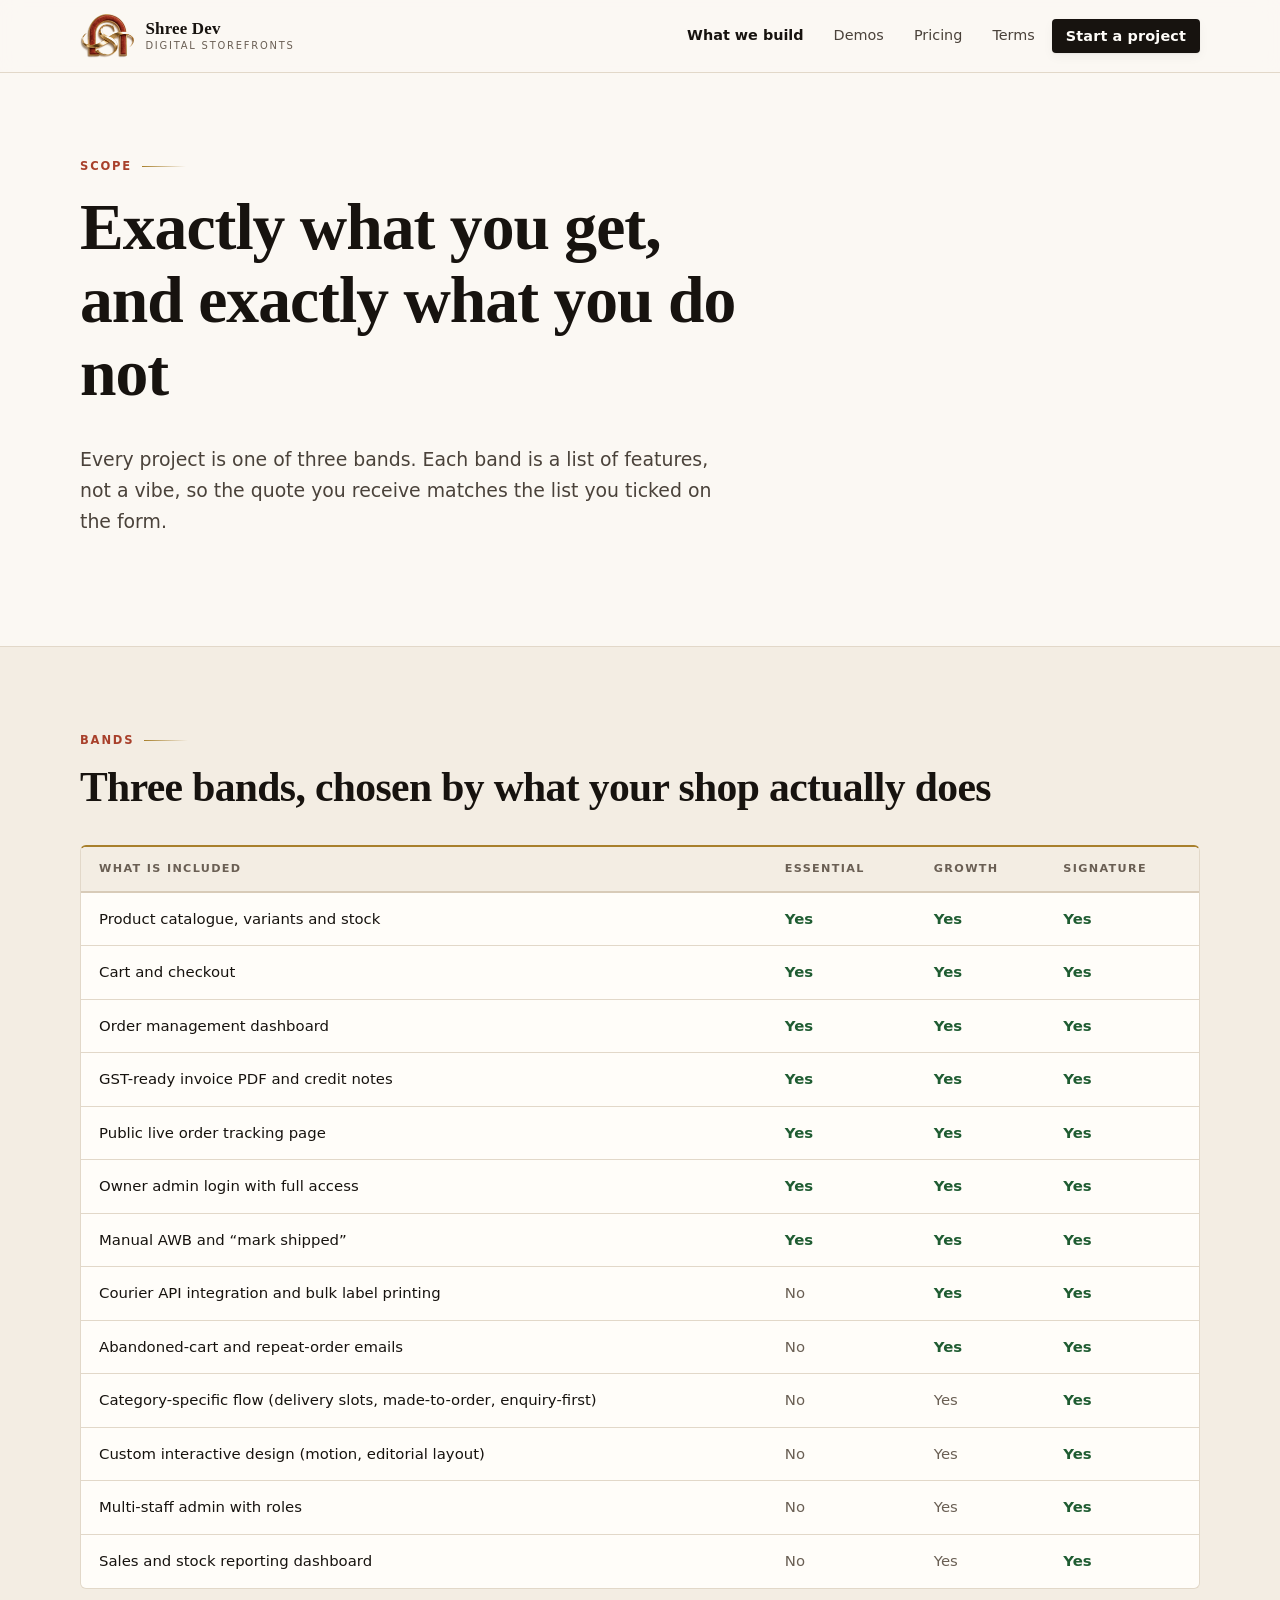
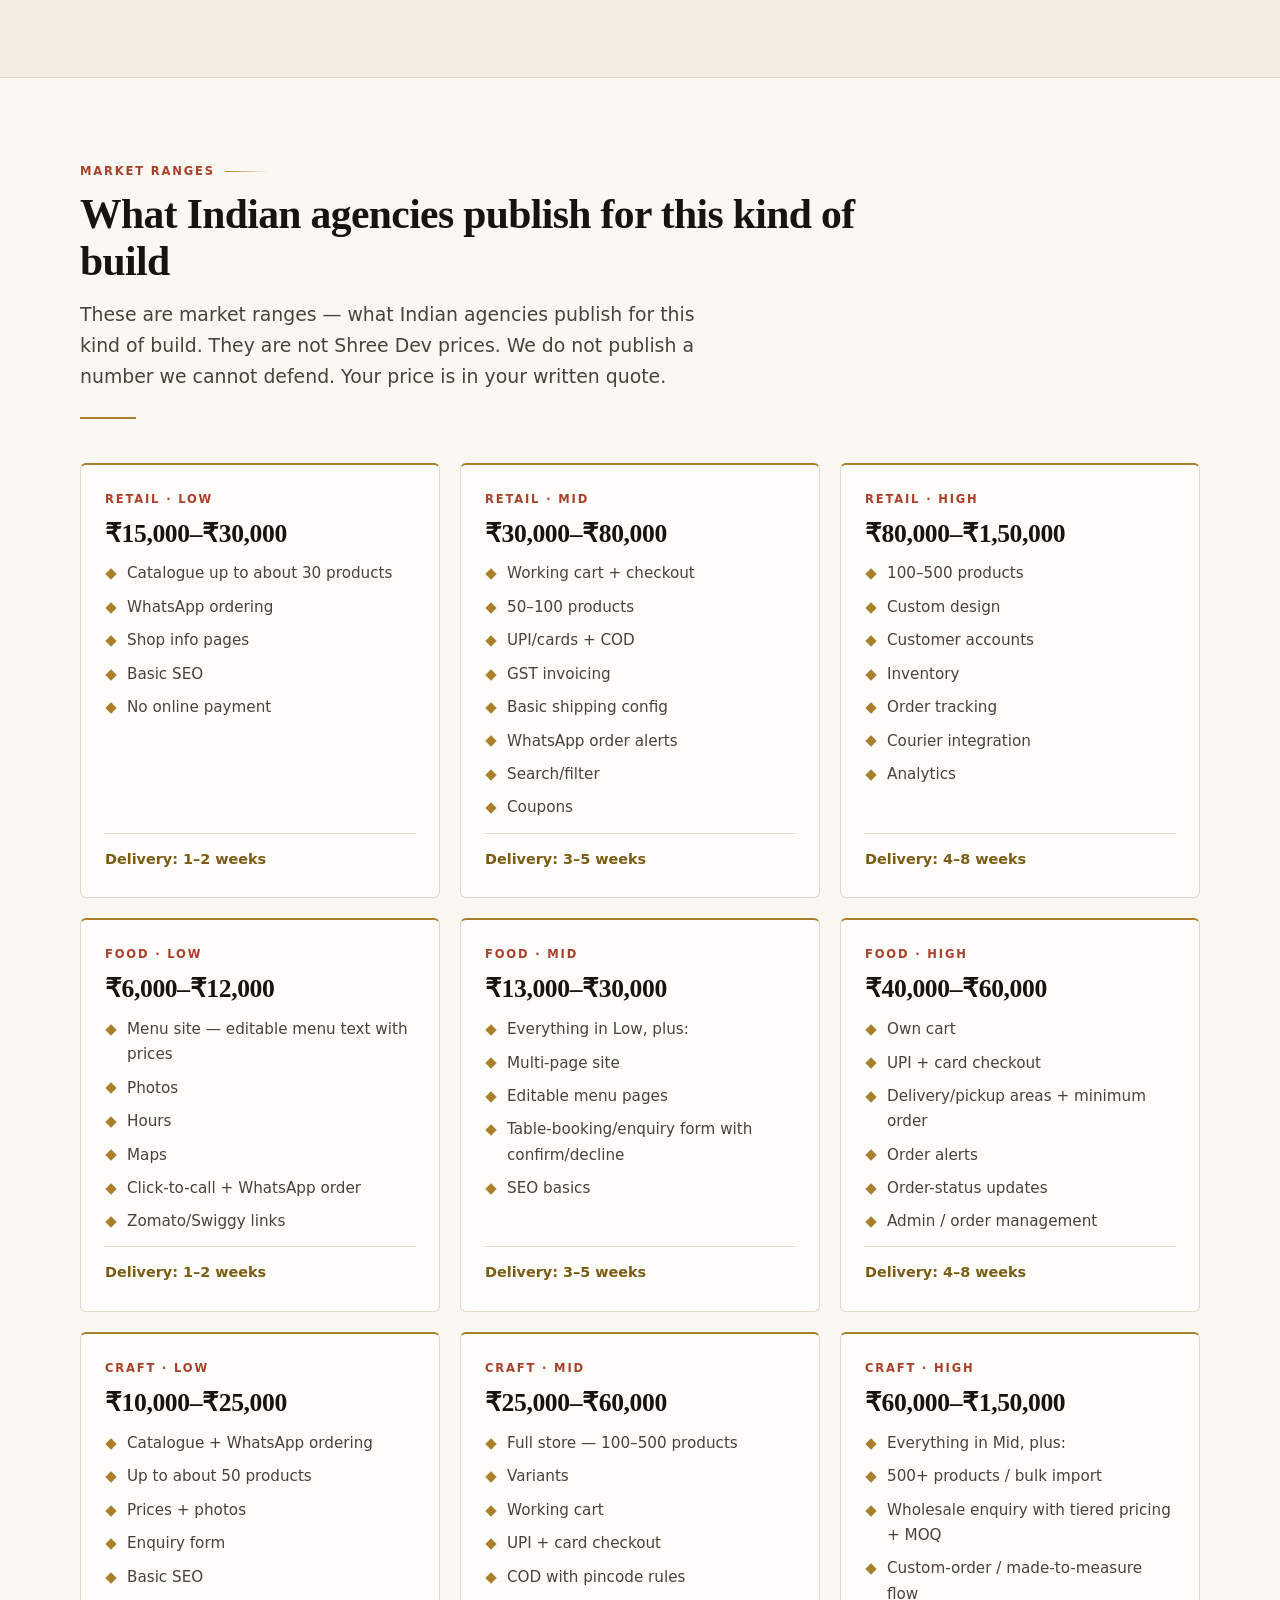
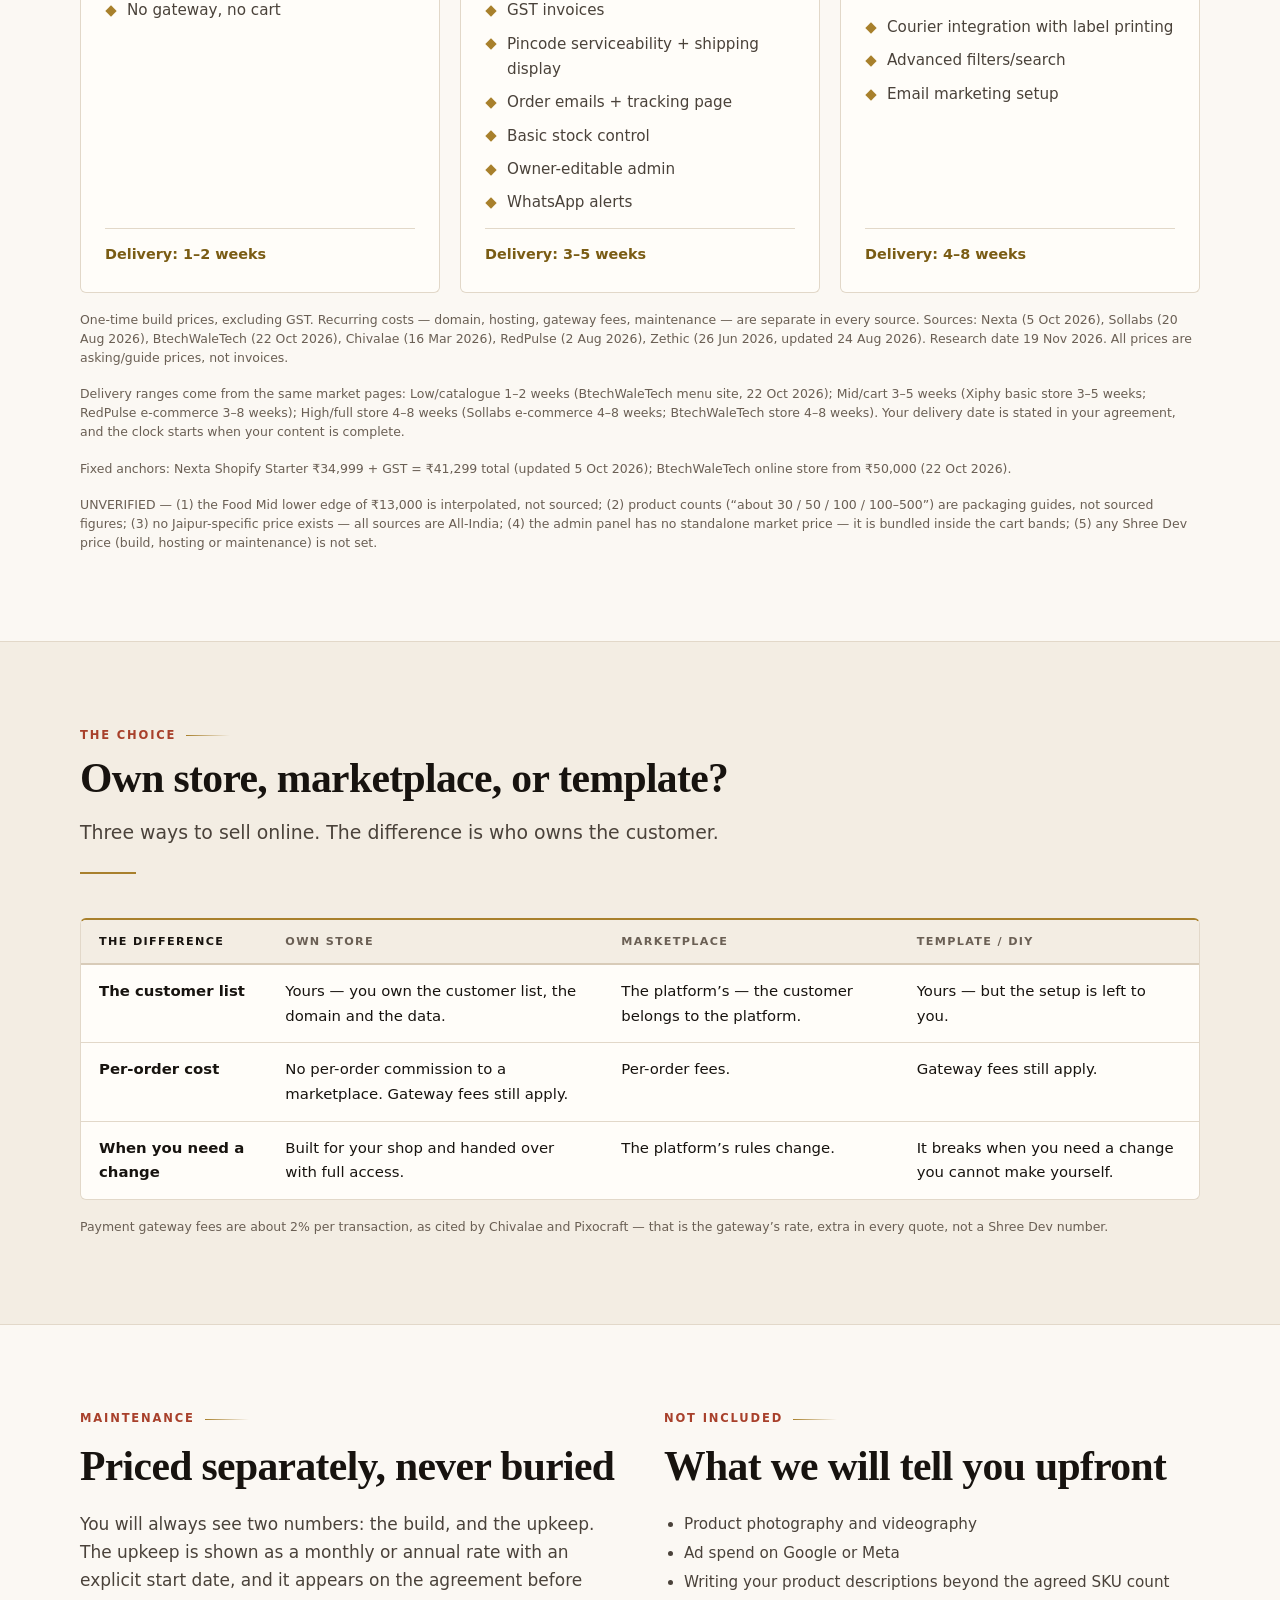
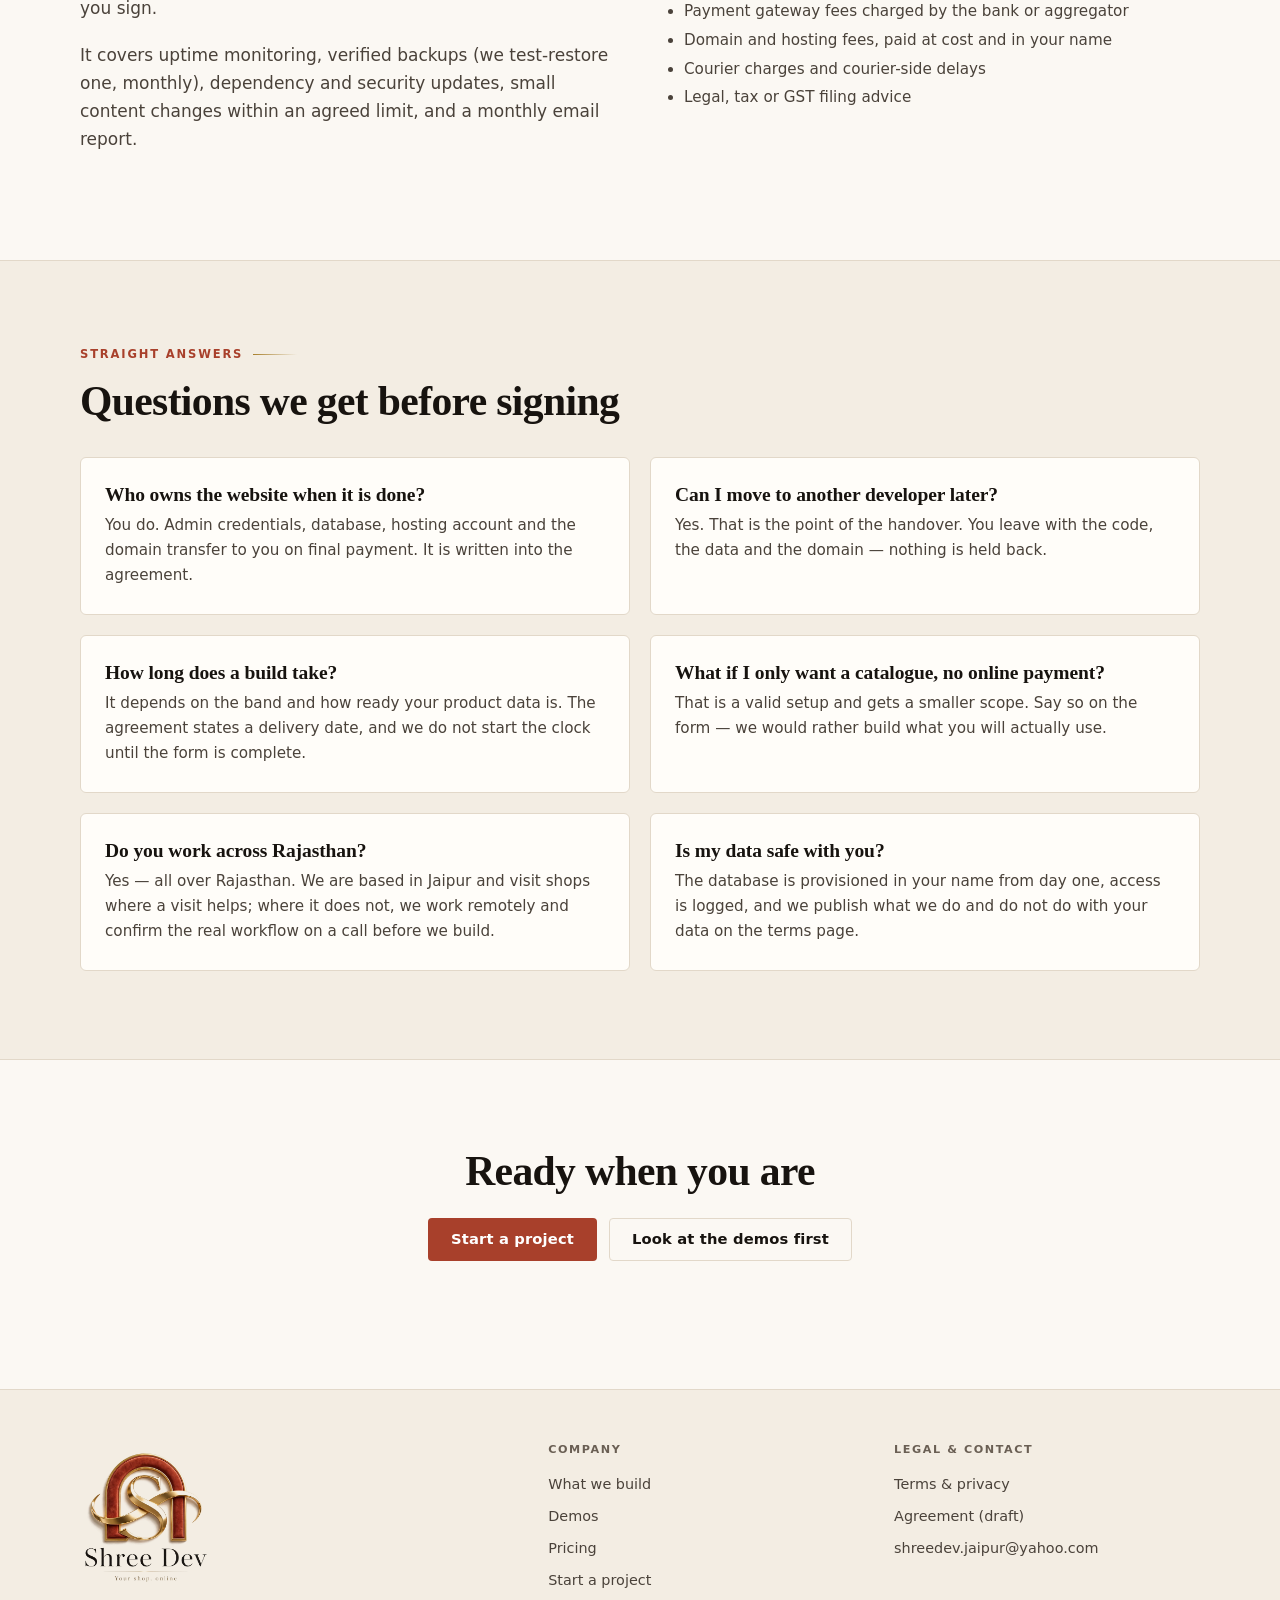
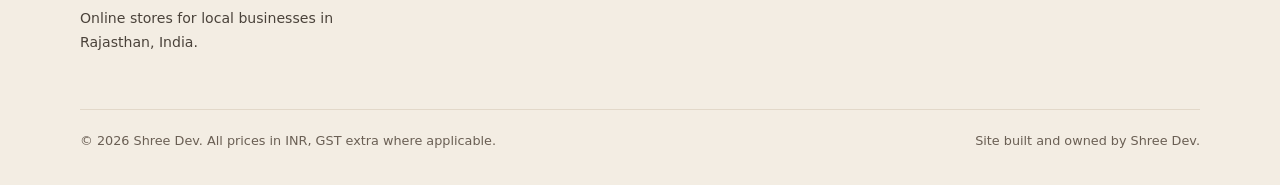
<file: services.html>
<!DOCTYPE html>
<html lang="en">
<head>
<meta charset="utf-8">
<meta name="viewport" content="width=device-width, initial-scale=1">
<title>What we build — Shree Dev</title>
<meta name="description" content="What is included in a Shree Dev online store: catalogue, orders, shipping, GST invoices, live tracking, admin panel and maintenance. Three bands, one written quote.">
<meta name="theme-color" content="#fbf8f3">
<meta property="og:title" content="What we build — Shree Dev">
<meta property="og:description" content="What is included in a Shree Dev online store: catalogue, orders, shipping, GST invoices, live tracking, admin panel and maintenance. Three bands, one written quote.">
<meta property="og:type" content="website">
<meta property="og:url" content="https://shreedev-site.pages.dev/services.html">
<meta property="og:image" content="https://shreedev-site.pages.dev/assets/og-image.jpg">
<meta property="og:image:width" content="1200">
<meta property="og:image:height" content="630">
<meta property="og:image:alt" content="Shree Dev — Your shop, online. Orders to delivery, done for you.">
<meta name="twitter:card" content="summary_large_image">
<link rel="icon" type="image/svg+xml" href="assets/favicon.svg">
<link rel="stylesheet" href="assets/style.css?v=3">
</head>
<body>
<a class="skip" href="#main">Skip to content</a>

<header class="site-header">
  <div class="wrap">
    <a class="brand" href="index.html">
      <img class="brand-mark" src="assets/logo-mark.png" alt="" width="864" height="698" style="height:44px;width:auto">
      <span class="brand-name">Shree Dev<small>Digital storefronts</small></span>
    </a>
    <button class="nav-toggle" type="button" aria-expanded="false" aria-controls="main-nav">Menu</button>
    <nav class="nav" id="main-nav" aria-label="Main">
      <a href="services.html" aria-current="page">What we build</a>
      <a href="demos.html">Demos</a>
      <a href="services.html#pricing">Pricing</a>
      <a href="legal.html">Terms</a>
      <a class="btn btn--primary" href="start.html">Start a project</a>
    </nav>
  </div>
</header>

<main id="main">

  <section class="section">
    <div class="wrap">
      <p class="eyebrow">Scope</p>
      <h1 style="max-width:20ch">Exactly what you get, and exactly what you do not</h1>
      <p class="lede">
        Every project is one of three bands. Each band is a list of features, not a vibe,
        so the quote you receive matches the list you ticked on the form.
      </p>
    </div>
  </section>

  <section class="section section--paper2" id="pricing" style="scroll-margin-top:80px">
    <div class="wrap">
      <p class="eyebrow">Bands</p>
      <h2>Three bands, chosen by what your shop actually does</h2>

      <div class="table-wrap" style="margin-top:34px">
        <table>
          <caption class="skip">Feature comparison across Essential, Growth and Signature bands</caption>
          <thead>
            <tr>
              <th scope="col">What is included</th>
              <th scope="col">Essential</th>
              <th scope="col">Growth</th>
              <th scope="col">Signature</th>
            </tr>
          </thead>
          <tbody>
            <tr>
              <td>Product catalogue, variants and stock</td>
              <td class="yes">Yes</td><td class="yes">Yes</td><td class="yes">Yes</td>
            </tr>
            <tr>
              <td>Cart and checkout</td>
              <td class="yes">Yes</td><td class="yes">Yes</td><td class="yes">Yes</td>
            </tr>
            <tr>
              <td>Order management dashboard</td>
              <td class="yes">Yes</td><td class="yes">Yes</td><td class="yes">Yes</td>
            </tr>
            <tr>
              <td>GST-ready invoice PDF and credit notes</td>
              <td class="yes">Yes</td><td class="yes">Yes</td><td class="yes">Yes</td>
            </tr>
            <tr>
              <td>Public live order tracking page</td>
              <td class="yes">Yes</td><td class="yes">Yes</td><td class="yes">Yes</td>
            </tr>
            <tr>
              <td>Owner admin login with full access</td>
              <td class="yes">Yes</td><td class="yes">Yes</td><td class="yes">Yes</td>
            </tr>
            <tr>
              <td>Manual AWB and “mark shipped”</td>
              <td class="yes">Yes</td><td class="yes">Yes</td><td class="yes">Yes</td>
            </tr>
            <tr>
              <td>Courier API integration and bulk label printing</td>
              <td class="no">No</td><td class="yes">Yes</td><td class="yes">Yes</td>
            </tr>
            <tr>
              <td>Abandoned-cart and repeat-order emails</td>
              <td class="no">No</td><td class="yes">Yes</td><td class="yes">Yes</td>
            </tr>
            <tr>
              <td>Category-specific flow (delivery slots, made-to-order, enquiry-first)</td>
              <td class="no">No</td><td class="no">Yes</td><td class="yes">Yes</td>
            </tr>
            <tr>
              <td>Custom interactive design (motion, editorial layout)</td>
              <td class="no">No</td><td class="no">Yes</td><td class="yes">Yes</td>
            </tr>
            <tr>
              <td>Multi-staff admin with roles</td>
              <td class="no">No</td><td class="no">Yes</td><td class="yes">Yes</td>
            </tr>
            <tr>
              <td>Sales and stock reporting dashboard</td>
              <td class="no">No</td><td class="no">Yes</td><td class="yes">Yes</td>
            </tr>
          </tbody>
        </table>
      </div>

    </div>
  </section>

  <!-- MARKET BANDS -->
  <section class="section">
    <div class="wrap">
      <div class="section__head">
        <p class="eyebrow">Market ranges</p>
        <h2>What Indian agencies publish for this kind of build</h2>
        <p class="lede">
          These are market ranges — what Indian agencies publish for this kind of build.
          They are not Shree Dev prices. We do not publish a number we cannot defend.
          Your price is in your written quote.
        </p>
        <hr class="rule--brass">
      </div>

      <div class="band-grid">
        <article class="band">
          <p class="band__name">Retail &middot; Low</p>
          <p class="band__range">&#8377;15,000&ndash;&#8377;30,000</p>
          <ul class="band__list">
            <li>Catalogue up to about 30 products</li>
            <li>WhatsApp ordering</li>
            <li>Shop info pages</li>
            <li>Basic SEO</li>
            <li>No online payment</li>
          </ul>
          <p class="band__time">Delivery: 1&ndash;2 weeks</p>
        </article>
        <article class="band">
          <p class="band__name">Retail &middot; Mid</p>
          <p class="band__range">&#8377;30,000&ndash;&#8377;80,000</p>
          <ul class="band__list">
            <li>Working cart + checkout</li>
            <li>50&ndash;100 products</li>
            <li>UPI/cards + COD</li>
            <li>GST invoicing</li>
            <li>Basic shipping config</li>
            <li>WhatsApp order alerts</li>
            <li>Search/filter</li>
            <li>Coupons</li>
          </ul>
          <p class="band__time">Delivery: 3&ndash;5 weeks</p>
        </article>
        <article class="band">
          <p class="band__name">Retail &middot; High</p>
          <p class="band__range">&#8377;80,000&ndash;&#8377;1,50,000</p>
          <ul class="band__list">
            <li>100&ndash;500 products</li>
            <li>Custom design</li>
            <li>Customer accounts</li>
            <li>Inventory</li>
            <li>Order tracking</li>
            <li>Courier integration</li>
            <li>Analytics</li>
          </ul>
          <p class="band__time">Delivery: 4&ndash;8 weeks</p>
        </article>
        <article class="band">
          <p class="band__name">Food &middot; Low</p>
          <p class="band__range">&#8377;6,000&ndash;&#8377;12,000</p>
          <ul class="band__list">
            <li>Menu site &mdash; editable menu text with prices</li>
            <li>Photos</li>
            <li>Hours</li>
            <li>Maps</li>
            <li>Click-to-call + WhatsApp order</li>
            <li>Zomato/Swiggy links</li>
          </ul>
          <p class="band__time">Delivery: 1&ndash;2 weeks</p>
        </article>
        <article class="band">
          <p class="band__name">Food &middot; Mid</p>
          <p class="band__range">&#8377;13,000&ndash;&#8377;30,000</p>
          <ul class="band__list">
            <li>Everything in Low, plus:</li>
            <li>Multi-page site</li>
            <li>Editable menu pages</li>
            <li>Table-booking/enquiry form with confirm/decline</li>
            <li>SEO basics</li>
          </ul>
          <p class="band__time">Delivery: 3&ndash;5 weeks</p>
        </article>
        <article class="band">
          <p class="band__name">Food &middot; High</p>
          <p class="band__range">&#8377;40,000&ndash;&#8377;60,000</p>
          <ul class="band__list">
            <li>Own cart</li>
            <li>UPI + card checkout</li>
            <li>Delivery/pickup areas + minimum order</li>
            <li>Order alerts</li>
            <li>Order-status updates</li>
            <li>Admin / order management</li>
          </ul>
          <p class="band__time">Delivery: 4&ndash;8 weeks</p>
        </article>
        <article class="band">
          <p class="band__name">Craft &middot; Low</p>
          <p class="band__range">&#8377;10,000&ndash;&#8377;25,000</p>
          <ul class="band__list">
            <li>Catalogue + WhatsApp ordering</li>
            <li>Up to about 50 products</li>
            <li>Prices + photos</li>
            <li>Enquiry form</li>
            <li>Basic SEO</li>
            <li>No gateway, no cart</li>
          </ul>
          <p class="band__time">Delivery: 1&ndash;2 weeks</p>
        </article>
        <article class="band">
          <p class="band__name">Craft &middot; Mid</p>
          <p class="band__range">&#8377;25,000&ndash;&#8377;60,000</p>
          <ul class="band__list">
            <li>Full store &mdash; 100&ndash;500 products</li>
            <li>Variants</li>
            <li>Working cart</li>
            <li>UPI + card checkout</li>
            <li>COD with pincode rules</li>
            <li>GST invoices</li>
            <li>Pincode serviceability + shipping display</li>
            <li>Order emails + tracking page</li>
            <li>Basic stock control</li>
            <li>Owner-editable admin</li>
            <li>WhatsApp alerts</li>
          </ul>
          <p class="band__time">Delivery: 3&ndash;5 weeks</p>
        </article>
        <article class="band">
          <p class="band__name">Craft &middot; High</p>
          <p class="band__range">&#8377;60,000&ndash;&#8377;1,50,000</p>
          <ul class="band__list">
            <li>Everything in Mid, plus:</li>
            <li>500+ products / bulk import</li>
            <li>Wholesale enquiry with tiered pricing + MOQ</li>
            <li>Custom-order / made-to-measure flow</li>
            <li>Courier integration with label printing</li>
            <li>Advanced filters/search</li>
            <li>Email marketing setup</li>
          </ul>
          <p class="band__time">Delivery: 4&ndash;8 weeks</p>
        </article>
      </div>

      <p class="src">One-time build prices, excluding GST. Recurring costs &mdash; domain, hosting, gateway fees, maintenance &mdash; are separate in every source. Sources: Nexta (5 Oct 2026), Sollabs (20 Aug 2026), BtechWaleTech (22 Oct 2026), Chivalae (16 Mar 2026), RedPulse (2 Aug 2026), Zethic (26 Jun 2026, updated 24 Aug 2026). Research date 19 Nov 2026. All prices are asking/guide prices, not invoices.</p>
      <p class="src">Delivery ranges come from the same market pages: Low/catalogue 1&ndash;2 weeks (BtechWaleTech menu site, 22 Oct 2026); Mid/cart 3&ndash;5 weeks (Xiphy basic store 3&ndash;5 weeks; RedPulse e-commerce 3&ndash;8 weeks); High/full store 4&ndash;8 weeks (Sollabs e-commerce 4&ndash;8 weeks; BtechWaleTech store 4&ndash;8 weeks). Your delivery date is stated in your agreement, and the clock starts when your content is complete.</p>
      <p class="src">Fixed anchors: Nexta Shopify Starter &#8377;34,999 + GST = &#8377;41,299 total (updated 5 Oct 2026); BtechWaleTech online store from &#8377;50,000 (22 Oct 2026).</p>
      <p class="src">UNVERIFIED &mdash; (1) the Food Mid lower edge of &#8377;13,000 is interpolated, not sourced; (2) product counts (&ldquo;about 30 / 50 / 100 / 100&ndash;500&rdquo;) are packaging guides, not sourced figures; (3) no Jaipur-specific price exists &mdash; all sources are All-India; (4) the admin panel has no standalone market price &mdash; it is bundled inside the cart bands; (5) any Shree Dev price (build, hosting or maintenance) is not set.</p>
    </div>
  </section>

  <!-- COMPARISON -->
  <section class="section section--paper2">
    <div class="wrap">
      <div class="section__head">
        <p class="eyebrow">The choice</p>
        <h2>Own store, marketplace, or template?</h2>
        <p class="lede">Three ways to sell online. The difference is who owns the customer.</p>
        <hr class="rule--brass">
      </div>

      <div class="table-wrap compare">
        <table>
          <caption class="skip">Own store, marketplace or template — what changes</caption>
          <thead>
            <tr>
              <th scope="col">The difference</th>
              <th scope="col">Own store</th>
              <th scope="col">Marketplace</th>
              <th scope="col">Template / DIY</th>
            </tr>
          </thead>
          <tbody>
            <tr>
              <td>The customer list</td>
              <td>Yours &mdash; you own the customer list, the domain and the data.</td>
              <td>The platform&rsquo;s &mdash; the customer belongs to the platform.</td>
              <td>Yours &mdash; but the setup is left to you.</td>
            </tr>
            <tr>
              <td>Per-order cost</td>
              <td>No per-order commission to a marketplace. Gateway fees still apply.</td>
              <td>Per-order fees.</td>
              <td>Gateway fees still apply.</td>
            </tr>
            <tr>
              <td>When you need a change</td>
              <td>Built for your shop and handed over with full access.</td>
              <td>The platform&rsquo;s rules change.</td>
              <td>It breaks when you need a change you cannot make yourself.</td>
            </tr>
          </tbody>
        </table>
      </div>

      <p class="src">Payment gateway fees are about 2% per transaction, as cited by Chivalae and Pixocraft &mdash; that is the gateway&rsquo;s rate, extra in every quote, not a Shree Dev number.</p>
    </div>
  </section>

  <section class="section">
    <div class="wrap">
      <div class="grid grid--2" style="gap:48px;align-items:start">
        <div>
          <p class="eyebrow">Maintenance</p>
          <h2>Priced separately, never buried</h2>
          <p>You will always see two numbers: the build, and the upkeep. The upkeep is shown
          as a monthly or annual rate with an explicit start date, and it appears on the
          agreement before you sign.</p>
          <p>It covers uptime monitoring, verified backups (we test-restore one, monthly),
          dependency and security updates, small content changes within an agreed limit,
          and a monthly email report.</p>
        </div>
        <div>
          <p class="eyebrow">Not included</p>
          <h2>What we will tell you upfront</h2>
          <ul style="color:var(--ink-70);padding-left:20px;font-size:.95rem;line-height:1.9">
            <li>Product photography and videography</li>
            <li>Ad spend on Google or Meta</li>
            <li>Writing your product descriptions beyond the agreed SKU count</li>
            <li>Payment gateway fees charged by the bank or aggregator</li>
            <li>Domain and hosting fees, paid at cost and in your name</li>
            <li>Courier charges and courier-side delays</li>
            <li>Legal, tax or GST filing advice</li>
          </ul>
        </div>
      </div>
    </div>
  </section>

  <section class="section section--paper2">
    <div class="wrap">
      <p class="eyebrow">Straight answers</p>
      <h2>Questions we get before signing</h2>

      <div class="grid grid--2" style="margin-top:32px">
        <div class="card reveal">
          <h3>Who owns the website when it is done?</h3>
          <p>You do. Admin credentials, database, hosting account and the domain transfer to you on final payment. It is written into the agreement.</p>
        </div>
        <div class="card reveal">
          <h3>Can I move to another developer later?</h3>
          <p>Yes. That is the point of the handover. You leave with the code, the data and the domain — nothing is held back.</p>
        </div>
        <div class="card reveal">
          <h3>How long does a build take?</h3>
          <p>It depends on the band and how ready your product data is. The agreement states a delivery date, and we do not start the clock until the form is complete.</p>
        </div>
        <div class="card reveal">
          <h3>What if I only want a catalogue, no online payment?</h3>
          <p>That is a valid setup and gets a smaller scope. Say so on the form — we would rather build what you will actually use.</p>
        </div>
        <div class="card reveal">
          <h3>Do you work across Rajasthan?</h3>
          <p>Yes — all over Rajasthan. We are based in Jaipur and visit shops where a visit helps; where it does not, we work remotely and confirm the real workflow on a call before we build.</p>
        </div>
        <div class="card reveal">
          <h3>Is my data safe with you?</h3>
          <p>The database is provisioned in your name from day one, access is logged, and we publish what we do and do not do with your data on the terms page.</p>
        </div>
      </div>
    </div>
  </section>

  <section class="section">
    <div class="wrap" style="text-align:center">
      <h2 style="margin-inline:auto;max-width:24ch">Ready when you are</h2>
      <div class="btn-row" style="justify-content:center;margin-top:24px">
        <a class="btn btn--terra" href="start.html">Start a project</a>
        <a class="btn btn--ghost" href="demos.html">Look at the demos first</a>
      </div>
    </div>
  </section>

</main>

<footer class="site-footer">
  <div class="wrap">
    <div class="foot-grid">
      <div>
        <a class="brand" href="index.html" style="margin-bottom:16px">
          <img class="footer-logo" src="assets/logo.png" alt="Shree Dev — Your shop, online" width="992" height="1047" style="width:132px;height:auto">
        </a>
        <p style="font-size:.88rem;max-width:34ch">
          Online stores for local businesses in <span data-site="city">Rajasthan</span>,
          <span data-site="cityRegion">India</span>.
        </p>
      </div>
      <div>
        <p class="foot-head">Company</p>
        <a href="services.html">What we build</a>
        <a href="demos.html">Demos</a>
        <a href="services.html#pricing">Pricing</a>
        <a href="start.html">Start a project</a>
      </div>
      <div>
        <p class="foot-head">Legal &amp; contact</p>
        <a href="legal.html">Terms &amp; privacy</a>
        <a href="legal.html#agreement">Agreement (draft)</a>
        <a href="mailto:shreedev.jaipur@yahoo.com" data-site="email">shreedev.jaipur@yahoo.com</a>
      </div>
    </div>
    <div class="foot-note">
      <p>&copy; <span id="year">2026</span> Shree Dev. All prices in INR, GST extra where applicable.</p>
      <p>Site built and owned by Shree Dev.</p>
    </div>
  </div>
</footer>

<script src="assets/config.js"></script>
<script src="assets/app.js"></script>
</body>
</html>
</file>
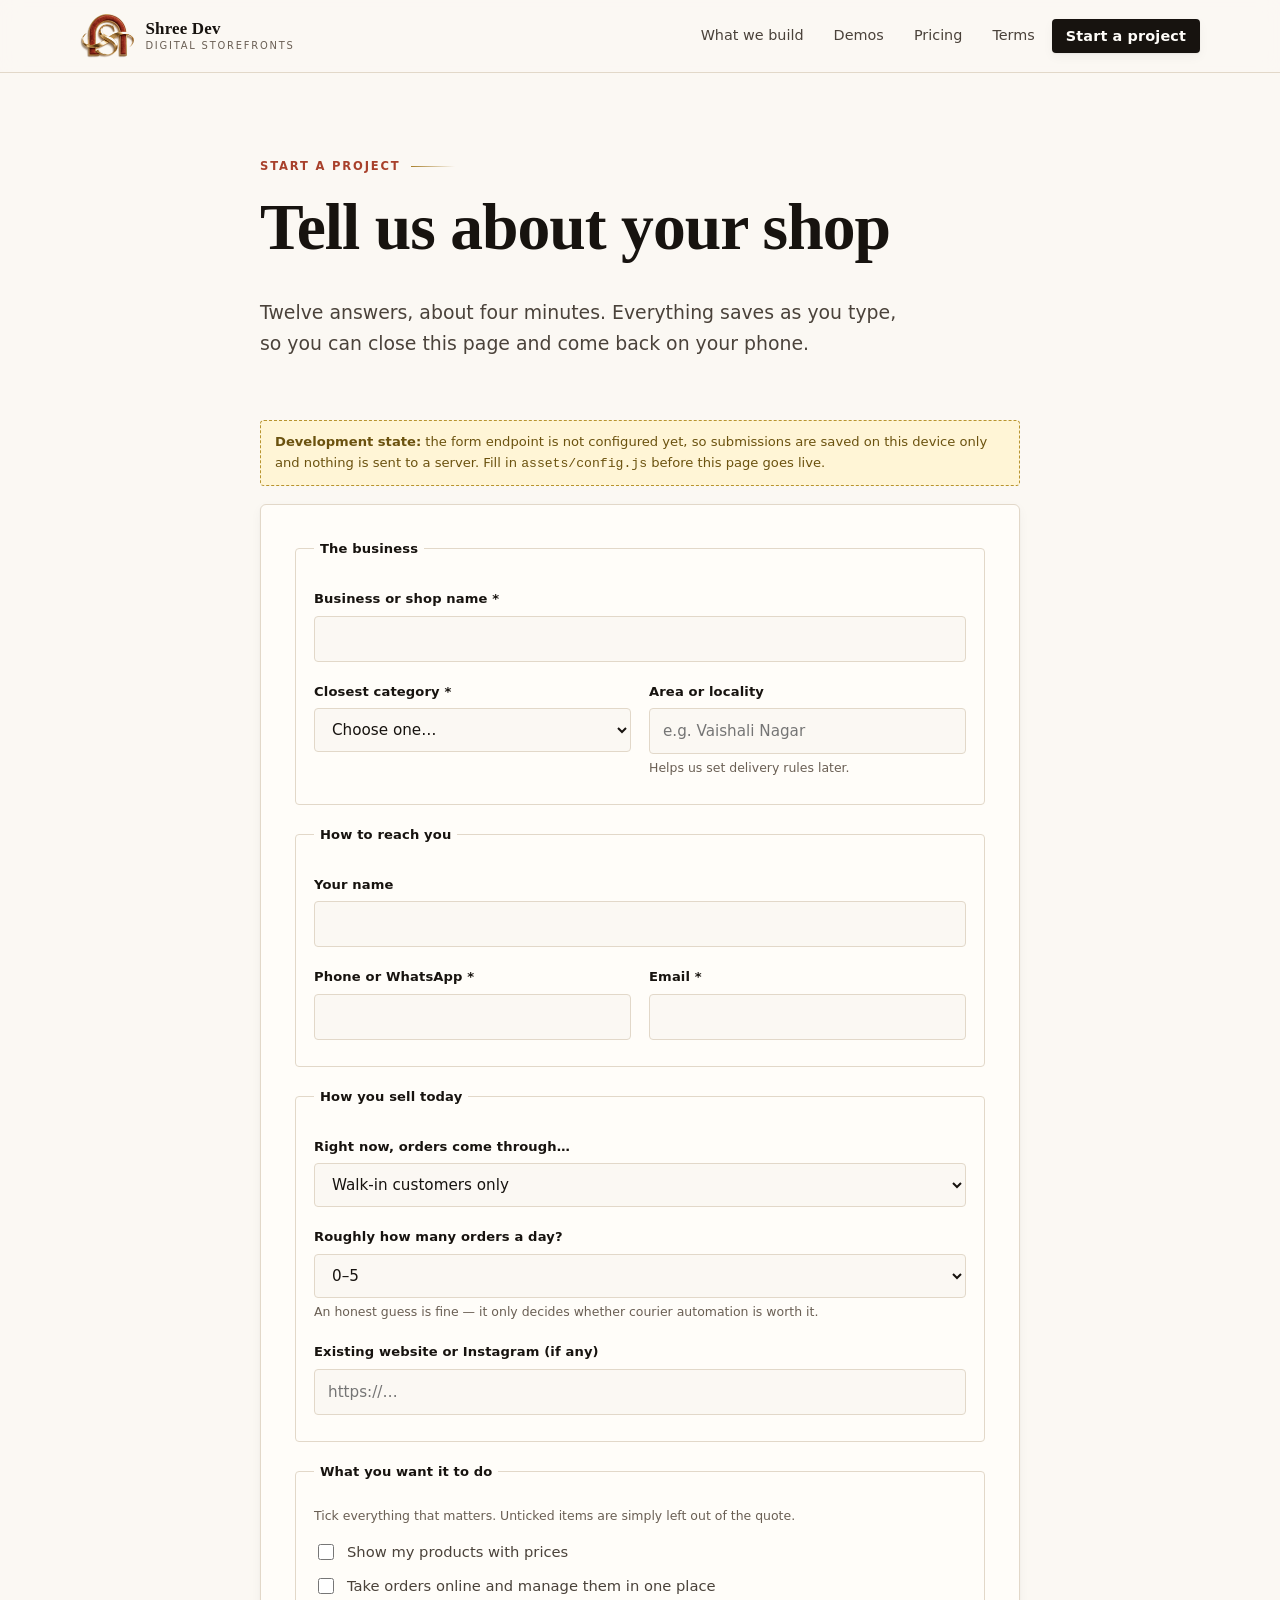
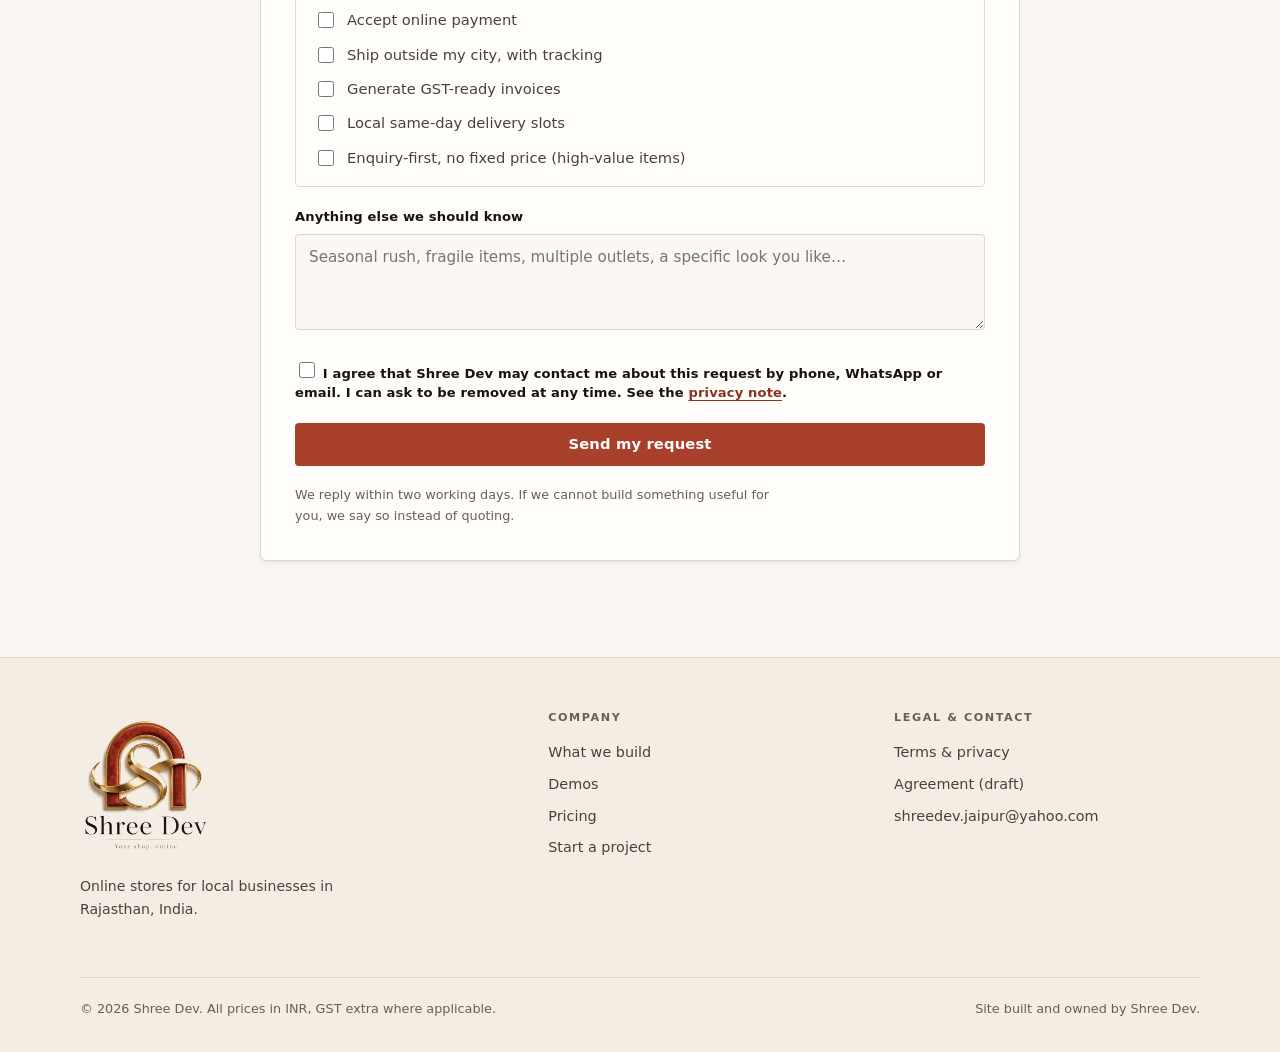
<file: start.html>
<!DOCTYPE html>
<html lang="en">
<head>
<meta charset="utf-8">
<meta name="viewport" content="width=device-width, initial-scale=1">
<title>Start a project — Shree Dev</title>
<meta name="description" content="Tell us about your business in four minutes. Your answers are saved as you type, and we reply with a demo built for your category.">
<meta name="theme-color" content="#fbf8f3">
<meta property="og:title" content="Start a project — Shree Dev">
<meta property="og:description" content="Tell us about your business in four minutes. Your answers are saved as you type, and we reply with a demo built for your category.">
<meta property="og:type" content="website">
<meta property="og:url" content="https://shreedev-site.pages.dev/start.html">
<meta property="og:image" content="https://shreedev-site.pages.dev/assets/og-image.jpg">
<meta property="og:image:width" content="1200">
<meta property="og:image:height" content="630">
<meta property="og:image:alt" content="Shree Dev — Your shop, online. Orders to delivery, done for you.">
<meta name="twitter:card" content="summary_large_image">
<link rel="icon" type="image/svg+xml" href="assets/favicon.svg">
<link rel="stylesheet" href="assets/style.css?v=3">
</head>
<body>
<a class="skip" href="#main">Skip to content</a>

<header class="site-header">
  <div class="wrap">
    <a class="brand" href="index.html">
      <img class="brand-mark" src="assets/logo-mark.png" alt="" width="864" height="698" style="height:44px;width:auto">
      <span class="brand-name">Shree Dev<small>Digital storefronts</small></span>
    </a>
    <button class="nav-toggle" type="button" aria-expanded="false" aria-controls="main-nav">Menu</button>
    <nav class="nav" id="main-nav" aria-label="Main">
      <a href="services.html">What we build</a>
      <a href="demos.html">Demos</a>
      <a href="services.html#pricing">Pricing</a>
      <a href="legal.html">Terms</a>
      <a class="btn btn--primary" href="start.html" aria-current="page">Start a project</a>
    </nav>
  </div>
</header>

<main id="main">

  <section class="section" style="padding-bottom:40px">
    <div class="wrap wrap--narrow">
      <p class="eyebrow">Start a project</p>
      <h1 style="max-width:24ch">Tell us about your shop</h1>
      <p class="lede">
        Twelve answers, about four minutes. Everything saves as you type, so you
        can close this page and come back on your phone.
      </p>
    </div>
  </section>

  <section class="section section--tight" style="padding-top:0">
    <div class="wrap wrap--narrow">

      <div id="dev-bar" class="devbar" hidden>
        <strong>Development state:</strong> the form endpoint is not configured yet, so
        submissions are saved on this device only and nothing is sent to a server.
        Fill in <code>assets/config.js</code> before this page goes live.
      </div>

      <div id="draft-restored" class="form-status" role="status" aria-live="polite"></div>

      <form id="intake-form" class="form-shell" novalidate>

        <fieldset class="fieldset">
          <legend>The business</legend>

          <div class="field" data-field="business_name">
            <label for="business_name">Business or shop name <span aria-hidden="true">*</span></label>
            <input type="text" id="business_name" name="business_name" autocomplete="organization" required>
            <span class="err" role="alert"></span>
          </div>

          <div class="row-2">
            <div class="field" data-field="category">
              <label for="category">Closest category <span aria-hidden="true">*</span></label>
              <select id="category" name="category" required>
                <option value="">Choose one…</option>
                <option value="retail">Retail / kirana / general store</option>
                <option value="apparel">Apparel &amp; footwear</option>
                <option value="food">Restaurant / cafe / cloud kitchen</option>
                <option value="bakery">Bakery &amp; sweets</option>
                <option value="craft">Handicraft / decor</option>
                <option value="furniture">Furniture &amp; home</option>
                <option value="electronics">Electronics &amp; mobiles</option>
                <option value="services">Service business</option>
                <option value="other">Something else</option>
              </select>
              <span class="err" role="alert"></span>
            </div>

            <div class="field" data-field="locality">
              <label for="locality">Area or locality</label>
              <input type="text" id="locality" name="locality" autocomplete="address-level3" placeholder="e.g. Vaishali Nagar">
              <span class="hint">Helps us set delivery rules later.</span>
            </div>
          </div>
        </fieldset>

        <fieldset class="fieldset">
          <legend>How to reach you</legend>

          <div class="field" data-field="owner_name">
            <label for="owner_name">Your name</label>
            <input type="text" id="owner_name" name="owner_name" autocomplete="name">
          </div>

          <div class="row-2">
            <div class="field" data-field="phone">
              <label for="phone">Phone or WhatsApp <span aria-hidden="true">*</span></label>
              <input type="tel" id="phone" name="phone" autocomplete="tel" inputmode="tel" required>
              <span class="err" role="alert"></span>
            </div>

            <div class="field" data-field="email">
              <label for="email">Email <span aria-hidden="true">*</span></label>
              <input type="email" id="email" name="email" autocomplete="email" required>
              <span class="err" role="alert"></span>
            </div>
          </div>
        </fieldset>

        <fieldset class="fieldset">
          <legend>How you sell today</legend>

          <div class="field" data-field="sales_channel">
            <label for="sales_channel">Right now, orders come through…</label>
            <select id="sales_channel" name="sales_channel">
              <option value="walkin">Walk-in customers only</option>
              <option value="whatsapp">WhatsApp or phone orders</option>
              <option value="social">Instagram / Facebook DMs</option>
              <option value="marketplace">Amazon, Flipkart or similar</option>
              <option value="website">An existing website</option>
              <option value="mixed">A mix of these</option>
            </select>
          </div>

          <div class="field" data-field="volume">
            <label for="volume">Roughly how many orders a day?</label>
            <select id="volume" name="volume">
              <option value="0-5">0–5</option>
              <option value="6-20">6–20</option>
              <option value="21-50">21–50</option>
              <option value="50+">More than 50</option>
              <option value="unknown">Not sure yet</option>
            </select>
            <span class="hint">An honest guess is fine — it only decides whether courier automation is worth it.</span>
          </div>

          <div class="field">
            <label for="website">Existing website or Instagram (if any)</label>
            <input type="url" id="website" name="website" placeholder="https://…" inputmode="url">
          </div>
        </fieldset>

        <fieldset class="fieldset">
          <legend>What you want it to do</legend>
          <p class="hint" style="margin:-4px 0 14px">Tick everything that matters. Unticked items are simply left out of the quote.</p>

          <label class="check"><input type="checkbox" name="needs" value="catalogue"> Show my products with prices</label>
          <label class="check"><input type="checkbox" name="needs" value="orders"> Take orders online and manage them in one place</label>
          <label class="check"><input type="checkbox" name="needs" value="payments"> Accept online payment</label>
          <label class="check"><input type="checkbox" name="needs" value="shipping"> Ship outside my city, with tracking</label>
          <label class="check"><input type="checkbox" name="needs" value="invoices"> Generate GST-ready invoices</label>
          <label class="check"><input type="checkbox" name="needs" value="local"> Local same-day delivery slots</label>
          <label class="check"><input type="checkbox" name="needs" value="enquiry"> Enquiry-first, no fixed price (high-value items)</label>
        </fieldset>

        <div class="field" data-field="notes">
          <label for="notes">Anything else we should know</label>
          <textarea id="notes" name="notes" placeholder="Seasonal rush, fragile items, multiple outlets, a specific look you like…"></textarea>
        </div>

        <div class="field hp" aria-hidden="true">
          <label for="company_website">Company website</label>
          <input type="text" id="company_website" name="company_website" tabindex="-1" autocomplete="off">
        </div>

        <div class="field">
          <label class="check" style="margin-bottom:0">
            <input type="checkbox" name="consent" required>
            <span>I agree that Shree Dev may contact me about this request by phone, WhatsApp or
            email. I can ask to be removed at any time. See the <a href="legal.html#privacy">privacy note</a>.</span>
          </label>
        </div>

        <button class="btn btn--terra" type="submit" style="width:100%;justify-content:center">Send my request</button>

        <div id="form-status" class="form-status" role="status" aria-live="polite"></div>

        <p style="margin:18px 0 0;font-size:.8rem;color:var(--ink-45)">
          We reply within two working days. If we cannot build something useful for you,
          we say so instead of quoting.
        </p>
      </form>
    </div>
  </section>

</main>

<footer class="site-footer">
  <div class="wrap">
    <div class="foot-grid">
      <div>
        <a class="brand" href="index.html" style="margin-bottom:16px">
          <img class="footer-logo" src="assets/logo.png" alt="Shree Dev — Your shop, online" width="992" height="1047" style="width:132px;height:auto">
        </a>
        <p style="font-size:.88rem;max-width:34ch">
          Online stores for local businesses in <span data-site="city">Rajasthan</span>,
          <span data-site="cityRegion">India</span>.
        </p>
      </div>
      <div>
        <p class="foot-head">Company</p>
        <a href="services.html">What we build</a>
        <a href="demos.html">Demos</a>
        <a href="services.html#pricing">Pricing</a>
        <a href="start.html">Start a project</a>
      </div>
      <div>
        <p class="foot-head">Legal &amp; contact</p>
        <a href="legal.html">Terms &amp; privacy</a>
        <a href="legal.html#agreement">Agreement (draft)</a>
        <a href="mailto:shreedev.jaipur@yahoo.com" data-site="email">shreedev.jaipur@yahoo.com</a>
      </div>
    </div>
    <div class="foot-note">
      <p>&copy; <span id="year">2026</span> Shree Dev. All prices in INR, GST extra where applicable.</p>
      <p>Site built and owned by Shree Dev.</p>
    </div>
  </div>
</footer>

<script src="assets/config.js"></script>
<script src="assets/app.js"></script>
</body>
</html>
</file>
<file: assets/style.css>
/* Shree Dev — agency site styles
   Palette: paper / ink / terracotta / brass
   No external fonts, no external requests. */

:root {
  --paper: #fbf8f3;
  --paper-2: #f3ede3;
  --ink: #17130f;
  --ink-70: #4a423a;
  --ink-45: #6a5f54;   /* muted text: 5.34:1 on paper-2, passes AA (was #7a6f64 at 4.21:1 — failed on footer/table) */
  --line: #e2d8c9;
  --terra: #a8402b;
  --terra-dark: #8a3322;
  --brass: #a8802c;         /* decoration only: borders, hairlines, fills */
  --brass-text: #7a5c14;   /* brass for TEXT: 5.88:1 on paper, passes AA (orig brass is 3.42:1 — fails) */
  --white: #fffdf9;
  --focus: #1a5fb4;
  --shadow-sm: 0 1px 2px rgba(23, 19, 15, .06), 0 4px 12px rgba(23, 19, 15, .04);
  --shadow-md: 0 2px 4px rgba(23, 19, 15, .06), 0 12px 32px rgba(23, 19, 15, .08);
  --serif: "Iowan Old Style", "Palatino Linotype", Palatino, Georgia, "Times New Roman", serif;
  --sans: "Segoe UI", system-ui, -apple-system, "Helvetica Neue", Arial, sans-serif;
  --wrap: 1120px;
  --r: 4px;
}

* { box-sizing: border-box; }

html { scroll-behavior: smooth; }

body {
  margin: 0;
  background: var(--paper);
  color: var(--ink);
  font: 400 17px/1.65 var(--sans);
  -webkit-font-smoothing: antialiased;
  text-rendering: optimizeLegibility;
}

@media (prefers-reduced-motion: reduce) {
  html { scroll-behavior: auto; }
  * { animation: none !important; transition: none !important; }
}

img { max-width: 100%; display: block; }
a { color: var(--terra-dark); text-decoration-thickness: 1px; text-underline-offset: 3px; }
a:hover { color: var(--terra); }

:focus-visible {
  outline: 3px solid var(--focus);
  outline-offset: 2px;
  border-radius: 2px;
}

.skip {
  position: absolute; left: -9999px; top: 0;
  background: var(--ink); color: var(--white);
  padding: 12px 18px; z-index: 99;
}
.skip:focus { left: 12px; top: 12px; }

/* ---------- layout ---------- */
.wrap { width: min(100% - 40px, var(--wrap)); margin-inline: auto; }
.section { padding: 88px 0; }
.section--tight { padding: 56px 0; }
.section--paper2 { background: var(--paper-2); border-block: 1px solid var(--line); }

/* ---------- type ---------- */
h1, h2, h3, h4 { font-family: var(--serif); font-weight: 600; letter-spacing: -.015em; margin: 0 0 .5em; line-height: 1.12; }
h1 { font-size: clamp(2.4rem, 6vw, 4.1rem); }
h2 { font-size: clamp(1.75rem, 3.6vw, 2.6rem); }
h3 { font-size: 1.22rem; letter-spacing: -.005em; }
p { margin: 0 0 1.1em; color: var(--ink-70); max-width: 62ch; }
.lede { font-size: 1.18rem; color: var(--ink-70); max-width: 54ch; }

.eyebrow {
  font: 600 .72rem/1 var(--sans);
  letter-spacing: .16em;
  text-transform: uppercase;
  color: var(--terra);
  margin: 0 0 18px;
  display: flex; align-items: center; gap: 10px;
}
.eyebrow::after {
  content: ""; height: 1px; flex: 0 0 44px;
  background: linear-gradient(90deg, var(--brass), transparent);
}

/* ---------- header ---------- */
.site-header {
  position: sticky; top: 0; z-index: 40;
  background: rgba(251, 248, 243, .88);
  backdrop-filter: blur(10px);
  border-bottom: 1px solid var(--line);
}
.site-header .wrap {
  display: flex; align-items: center; justify-content: space-between;
  gap: 24px; min-height: 72px;
}
.brand { display: flex; align-items: center; gap: 11px; text-decoration: none; color: var(--ink); }
.brand:hover { color: var(--ink); }
.brand-mark { height: 44px; width: auto; display: block; }
.footer-logo { width: 132px; height: auto; display: block; }
.brand-name { font: 600 1.06rem/1.2 var(--serif); letter-spacing: .01em; }
.brand-name small {
  display: block; font: 400 .62rem/1.4 var(--sans);
  letter-spacing: .18em; text-transform: uppercase; color: var(--ink-45);
}
.nav { display: flex; align-items: center; gap: 4px; }
.nav a {
  font-size: .9rem; color: var(--ink-70); text-decoration: none;
  padding: 9px 13px; border-radius: var(--r);
  transition: background .18s ease, color .18s ease;
}
.nav a:hover { background: var(--paper-2); color: var(--ink); }
.nav a[aria-current="page"] { color: var(--ink); font-weight: 600; }

@media (max-width: 860px) {
  .nav { display: none; }
  .site-header .wrap { min-height: 62px; }
}

/* ---------- buttons ---------- */
.btn {
  display: inline-flex; align-items: center; gap: 9px;
  padding: 13px 22px; border-radius: var(--r);
  font: 600 .92rem/1 var(--sans); letter-spacing: .01em;
  text-decoration: none; border: 1px solid transparent;
  cursor: pointer; transition: transform .16s ease, box-shadow .16s ease, background .16s ease, color .16s ease;
}
.btn:hover { transform: translateY(-1px); }
.btn--primary { background: var(--ink); color: var(--white); box-shadow: var(--shadow-sm); }
.btn--primary:hover { background: #000; color: #fff; box-shadow: var(--shadow-md); }
.btn--ghost { background: transparent; color: var(--ink); border-color: var(--line); }
.btn--ghost:hover { background: var(--white); border-color: var(--ink-45); color: var(--ink); }
.btn--terra { background: var(--terra); color: #fff; }
.btn--terra:hover { background: var(--terra-dark); color: #fff; }
.btn[aria-disabled="true"] { opacity: .45; pointer-events: none; }
.btn-row { display: flex; flex-wrap: wrap; gap: 12px; align-items: center; }

/* ---------- hero ---------- */
.hero { position: relative; overflow: hidden; padding: 96px 0 80px; }
.hero::before {
  content: ""; position: absolute; inset: 0; pointer-events: none;
  background:
    radial-gradient(680px 340px at 88% -10%, rgba(168, 128, 44, .13), transparent 70%),
    radial-gradient(520px 320px at 6% 110%, rgba(168, 64, 43, .10), transparent 70%);
}
.hero .wrap { position: relative; }
.hero-grid { display: grid; grid-template-columns: 1.15fr .85fr; gap: 64px; align-items: center; }
@media (max-width: 980px) { .hero-grid { grid-template-columns: 1fr; gap: 44px; } }
.hero h1 em { font-style: normal; color: var(--terra); position: relative; white-space: nowrap; }
.hero h1 em::after {
  content: ""; position: absolute; left: 0; right: 0; bottom: .04em; height: .32em;
  background: rgba(168, 128, 44, .22); z-index: -1;
}

/* ---------- cards ---------- */
.grid { display: grid; gap: 20px; }
.grid--3 { grid-template-columns: repeat(3, 1fr); }
.grid--2 { grid-template-columns: repeat(2, 1fr); }
@media (max-width: 980px) { .grid--3 { grid-template-columns: 1fr 1fr; } }
@media (max-width: 680px) { .grid--3, .grid--2 { grid-template-columns: 1fr; } }

.card {
  background: var(--white);
  border: 1px solid var(--line);
  border-radius: 6px;
  padding: 26px 24px;
  transition: transform .2s ease, box-shadow .2s ease, border-color .2s ease;
}
.card:hover { transform: translateY(-3px); box-shadow: var(--shadow-md); border-color: #d3c6b4; }
.card h3 { margin-bottom: .35em; }
.card p { margin: 0; font-size: .95rem; }
.card .num {
  font: 600 .68rem/1 var(--sans); letter-spacing: .14em;
  color: var(--brass-text); display: block; margin-bottom: 14px;
}

/* ---------- steps ---------- */
.steps { counter-reset: step; display: grid; gap: 1px; background: var(--line); border: 1px solid var(--line); border-radius: 6px; overflow: hidden; }
.step { background: var(--white); padding: 30px 28px; display: grid; grid-template-columns: 46px 1fr; gap: 20px; align-items: start; }
.step::before {
  counter-increment: step; content: counter(step, decimal-leading-zero);
  font: 600 .8rem/1 var(--sans); letter-spacing: .06em; color: var(--brass-text);
  border: 1px solid var(--line); border-radius: 50%;
  width: 40px; height: 40px; display: grid; place-items: center;
}
.step h3 { margin-bottom: .3em; }
.step p { margin: 0; font-size: .95rem; }

/* ---------- table ---------- */
.table-wrap { overflow-x: auto; border: 1px solid var(--line); border-radius: 6px; background: var(--white); }
table { width: 100%; border-collapse: collapse; font-size: .93rem; min-width: 620px; }
th, td { text-align: left; padding: 14px 18px; border-bottom: 1px solid var(--line); vertical-align: top; }
thead th {
  font: 600 .7rem/1.4 var(--sans); letter-spacing: .12em; text-transform: uppercase;
  color: var(--ink-45); background: var(--paper-2);
}
tbody tr:last-child td { border-bottom: 0; }
tbody tr:hover { background: #fdfbf7; }
td.yes { color: #1f5c32; font-weight: 600; }
td.no { color: var(--ink-45); }

/* ---------- quote / note blocks ---------- */
.note {
  border-left: 3px solid var(--brass);
  background: var(--white);
  padding: 20px 22px; border-radius: 0 var(--r) var(--r) 0;
  box-shadow: var(--shadow-sm);
}
.note p:last-child { margin-bottom: 0; }
.note--warn { border-left-color: var(--terra); }
.note--warn strong { color: var(--terra-dark); }

.pull {
  font-family: var(--serif); font-size: clamp(1.3rem, 2.6vw, 1.9rem);
  line-height: 1.35; letter-spacing: -.01em; color: var(--ink);
  max-width: 34ch;
}
.pull strong { color: var(--terra); font-weight: 600; }

/* ---------- demo cards ---------- */
.demo-card {
  background: var(--white); border: 1px solid var(--line); border-radius: 6px;
  overflow: hidden; display: flex; flex-direction: column;
  transition: transform .2s ease, box-shadow .2s ease;
}
.demo-card:hover { transform: translateY(-3px); box-shadow: var(--shadow-md); }
.demo-thumb {
  aspect-ratio: 16 / 10; position: relative; overflow: hidden;
  border-bottom: 1px solid var(--line);
}
.demo-thumb img { width: 100%; height: 100%; object-fit: cover; display: block; }
.demo-body { padding: 22px 22px 24px; display: flex; flex-direction: column; gap: 10px; flex: 1; }
.demo-body h3 { margin: 0; }
.demo-body p { margin: 0; font-size: .93rem; flex: 1; }
.tag { font: 600 .66rem/1 var(--sans); letter-spacing: .12em; text-transform: uppercase; color: var(--brass-text); }

/* ---------- form ---------- */
.form-shell { background: var(--white); border: 1px solid var(--line); border-radius: 6px; box-shadow: var(--shadow-sm); padding: 34px; }
@media (max-width: 620px) { .form-shell { padding: 22px 18px; } }
.field { margin-bottom: 20px; }
.field > label, .fieldset > legend {
  display: block; font: 600 .82rem/1.5 var(--sans); letter-spacing: .01em;
  margin-bottom: 7px; color: var(--ink);
}
.hint { display: block; font: 400 .78rem/1.5 var(--sans); color: var(--ink-45); margin-top: 5px; }
input[type="text"], input[type="email"], input[type="tel"], input[type="url"], select, textarea {
  width: 100%; padding: 11px 13px; font: 400 .95rem/1.45 var(--sans);
  color: var(--ink); background: var(--paper);
  border: 1px solid var(--line); border-radius: var(--r);
  transition: border-color .16s ease, background .16s ease;
}
input:focus, select:focus, textarea:focus { border-color: var(--ink-45); background: var(--white); }
textarea { min-height: 96px; resize: vertical; }
.fieldset { border: 1px solid var(--line); border-radius: var(--r); padding: 18px 18px 6px; margin: 0 0 20px; }
.fieldset legend { padding: 0 6px; margin-bottom: 12px; }
.check { display: flex; gap: 10px; align-items: flex-start; margin-bottom: 10px; font-size: .92rem; color: var(--ink-70); }
.check input { margin-top: 4px; width: 16px; height: 16px; accent-color: var(--terra); flex: 0 0 16px; }
.row-2 { display: grid; grid-template-columns: 1fr 1fr; gap: 18px; }
@media (max-width: 620px) { .row-2 { grid-template-columns: 1fr; } }
.err { color: #9a2b1b; font: 600 .78rem/1.5 var(--sans); margin-top: 5px; display: none; }
.field.invalid input, .field.invalid select { border-color: #c0392b; }
.field.invalid .err { display: block; }

.form-status {
  margin-top: 18px; padding: 14px 16px; border-radius: var(--r);
  font-size: .9rem; display: none;
}
.form-status.show { display: block; }
.form-status--ok { background: #e5f3e8; color: #1f5c32; border: 1px solid #bcdcc4; }
.form-status--bad { background: #fbe9e5; color: #8a3322; border: 1px solid #e8c3b8; }

.devbar {
  background: #fff5d6; border: 1px dashed #b8942f; color: #6b520f;
  padding: 10px 14px; border-radius: var(--r); font-size: .82rem;
  margin-bottom: 18px;
}

/* ---------- legal ---------- */
.legal { max-width: 78ch; }
.legal h2 { margin-top: 2.1em; padding-top: 1.1em; border-top: 1px solid var(--line); }
.legal h2:first-of-type { margin-top: 0; border-top: 0; padding-top: 0; }
.legal h3 { margin-top: 1.6em; }
.legal ul, .legal ol { color: var(--ink-70); padding-left: 22px; }
.legal li { margin-bottom: .5em; }
.draft-banner {
  background: #fbe9e5; border: 1px solid #e8c3b8; color: #7a2c1c;
  padding: 16px 18px; border-radius: var(--r); margin-bottom: 34px;
  font-size: .9rem;
}
.draft-banner strong { letter-spacing: .06em; text-transform: uppercase; font-size: .78rem; display: block; margin-bottom: 6px; }

/* ---------- footer ---------- */
.site-footer { border-top: 1px solid var(--line); background: var(--paper-2); padding: 54px 0 34px; margin-top: 40px; }
.foot-grid { display: grid; grid-template-columns: 1.4fr 1fr 1fr; gap: 40px; }
@media (max-width: 780px) { .foot-grid { grid-template-columns: 1fr; gap: 28px; } }
.foot-grid .foot-head { font: 600 .7rem/1 var(--sans); letter-spacing: .14em; text-transform: uppercase; color: var(--ink-45); margin-bottom: 14px; }
.foot-grid a { display: block; font-size: .9rem; color: var(--ink-70); text-decoration: none; padding: 4px 0; }
.foot-grid a:hover { color: var(--terra-dark); text-decoration: underline; }
.foot-note { margin-top: 40px; padding-top: 20px; border-top: 1px solid var(--line); font-size: .8rem; color: var(--ink-45); display: flex; justify-content: space-between; gap: 20px; flex-wrap: wrap; }
.foot-note p { margin: 0; color: var(--ink-45); font-size: .8rem; max-width: none; }

/* ---------- reveal on scroll ---------- */
.reveal { opacity: 0; transform: translateY(14px); transition: opacity .55s ease, transform .55s ease; }
.reveal.in { opacity: 1; transform: none; }
@media (prefers-reduced-motion: reduce) { .reveal { opacity: 1; transform: none; } }

/* ---------- mobile nav ---------- */
.nav-toggle {
  display: none;
  background: var(--paper-2); border: 1px solid var(--line); border-radius: var(--r);
  padding: 9px 14px; font: 600 .88rem/1 var(--sans); color: var(--ink); cursor: pointer;
}
@media (max-width: 860px) {
  .nav-toggle { display: inline-flex; align-items: center; gap: 8px; }
  .nav {
    display: none;
    position: absolute; top: 100%; left: 0; right: 0;
    flex-direction: column; align-items: stretch; gap: 0;
    background: var(--paper); border-bottom: 1px solid var(--line);
    padding: 10px 20px 16px; box-shadow: var(--shadow-md);
  }
  .nav--open { display: flex; }
  .nav a { padding: 12px 6px; border-bottom: 1px solid var(--line); }
  .nav a:last-child { border-bottom: 0; }
  .nav .btn { justify-content: center; margin-top: 10px; }
}

/* ---------- split layout (replaces inline grid) ---------- */
.split-2 { display: grid; grid-template-columns: 1fr 1fr; gap: 56px; align-items: center; }
@media (max-width: 860px) { .split-2 { grid-template-columns: 1fr; gap: 28px; } }

/* ---------- lead card ---------- */
.card--lead { border-top: 3px solid var(--terra); }
.card--lead .tag { color: var(--terra-dark); }

/* ---------- hero photo ---------- */
.hero-photo { margin: 0; }
.hero-photo img {
  width: 100%; height: auto; border-radius: 6px;
  border: 1px solid var(--line); box-shadow: var(--shadow-md);
}
.hero-photo figcaption { font-size: .8rem; color: var(--ink-45); margin-top: 12px; line-height: 1.5; }

/* ---------- honeypot (spam trap, never shown to humans) ---------- */
.hp { position: absolute !important; left: -9999px !important; top: auto !important; width: 1px; height: 1px; overflow: hidden; }

/* ---------- utilities (replacing repeated inline styles) ---------- */
.text-center { text-align: center; }
.btn-row--center { justify-content: center; }
.wrap--narrow { max-width: 760px; }

/* ==========================================================================
   Premium redesign (v3) — 23 Nov 2026
   DESIGN-CONTRACT.md § Shared class inventory. ADDITIVE ONLY: every rule
   above keeps working exactly as before; this block adds the new
   components and refines spacing/typography only. No external requests,
   no webfonts, no images. Brass (#a8802c) is decoration only — all text
   uses the AA-safe brass-text (#7a5c14, 5.88:1 on paper) or ink tones.
   .brand-mark (44px) and .footer-logo (132px) are NOT touched here.
   ========================================================================== */

/* ---------- brass hairline ---------- */
.rule--brass {
  display: block; width: 56px; height: 2px;
  background: var(--brass); border: 0; margin: 0;
}

/* ---------- section head grouping ---------- */
.section__head { margin-bottom: 44px; max-width: 72ch; }
.section__head .eyebrow { margin-bottom: 14px; }
.section__head h2 { margin-bottom: .45em; }
.section__head .lede { margin-bottom: 0; }
.section__head .rule--brass { margin-top: 24px; }

/* ---------- hero polish ----------
   Choice (per contract, either is fine): the hairline under the hero is
   automatic via .hero::after, so no HTML change is needed. .hero__rule
   is the same hairline as an in-flow element (between hero copy and the
   CTA row) for the HTML agent if it prefers that placement — use one,
   not both. */
.hero { padding: 104px 0 88px; }
.hero h1 { letter-spacing: -.02em; }
.hero .lede { font-size: 1.22rem; max-width: 52ch; }
.hero .btn-row { margin-top: 6px; }
.hero-photo img { border-color: #d8cbb8; }
.hero::after {
  content: ""; position: absolute; left: 50%; bottom: 0;
  transform: translateX(-50%);
  width: min(100% - 40px, var(--wrap)); height: 1px;
  background: linear-gradient(90deg, var(--brass) 0 56px, var(--line) 56px 100%);
  pointer-events: none;
}
.hero__rule {
  display: block; width: 100%; height: 1px; border: 0; margin: 28px 0 0;
  background: linear-gradient(90deg, var(--brass) 0 56px, var(--line) 56px 100%);
}

/* ---------- diamond markers (shared, CSS-only) ----------
   8px brass diamond = rotated square. One shared rule so .checklist,
   .refusal-list, .band__list and .demo-includes always match. */
.checklist, .refusal-list, .band__list, .demo-includes {
  list-style: none; margin: 0 0 1.1em; padding: 0;
}
.checklist li, .refusal-list li, .band__list li, .demo-includes li {
  position: relative; padding-left: 22px; margin-bottom: .55em;
  color: var(--ink-70);
}
.checklist li::before, .refusal-list li::before,
.band__list li::before, .demo-includes li::before {
  content: ""; position: absolute; left: 2px; top: .58em;
  width: 8px; height: 8px; background: var(--brass);
  transform: rotate(45deg);
}
.checklist li:last-child, .refusal-list li:last-child,
.band__list li:last-child, .demo-includes li:last-child { margin-bottom: 0; }

/* ---------- pricing bands ---------- */
.band-grid { display: grid; grid-template-columns: repeat(3, 1fr); gap: 20px; align-items: stretch; }
@media (max-width: 980px) { .band-grid { grid-template-columns: 1fr 1fr; } }
@media (max-width: 680px) { .band-grid { grid-template-columns: 1fr; } }
.band {
  background: var(--white); border: 1px solid var(--line);
  border-top: 2px solid var(--brass); border-radius: 6px;
  padding: 26px 24px; display: flex; flex-direction: column; gap: 12px;
  transition: transform .2s ease, box-shadow .2s ease, border-color .2s ease;
}
.band:hover { transform: translateY(-3px); box-shadow: var(--shadow-md); border-color: #d3c6b4; }
.band__name {
  font: 600 .72rem/1.4 var(--sans); letter-spacing: .16em;
  text-transform: uppercase; color: var(--terra); margin: 0;
}
.band__range {
  font-family: var(--serif); font-size: 1.6rem; font-weight: 600;
  line-height: 1.2; letter-spacing: -.015em; color: var(--ink); margin: 0;
}
.band__list { flex: 1; margin: 0; font-size: .95rem; }
.band__time {
  font-size: .9rem; font-weight: 600; color: var(--brass-text);
  margin: 0; padding-top: 14px; border-top: 1px solid var(--line);
}

/* ---------- refusal list ---------- */
.refusal-list { margin-bottom: 0; }

/* ---------- dated process chip ---------- */
.step__when {
  display: inline-block; font: 600 .72rem/1 var(--sans);
  letter-spacing: .12em; text-transform: uppercase;
  color: var(--brass-text); border: 1px solid var(--line);
  border-radius: 4px; padding: 5px 9px; margin-bottom: 12px;
}

/* ---------- comparison table modifier ---------- */
.compare td:first-child, .compare th:first-child { font-weight: 600; color: var(--ink); }

/* ---------- honesty strip ---------- */
.honesty { display: grid; grid-template-columns: repeat(3, 1fr); gap: 20px; }
@media (max-width: 980px) { .honesty { grid-template-columns: 1fr 1fr; } }
@media (max-width: 680px) { .honesty { grid-template-columns: 1fr; } }
.honesty__item { border-top: 2px solid var(--brass); padding-top: 18px; }
.honesty__item h3, .honesty__label {
  font: 600 .72rem/1.4 var(--sans); letter-spacing: .16em;
  text-transform: uppercase; color: var(--brass-text); margin: 0 0 10px;
}
.honesty__item p { font-size: .95rem; margin: 0 0 .6em; }
.honesty__item p:last-child { margin-bottom: 0; }

/* ---------- source / attribution note ---------- */
.src {
  font-size: .78rem; line-height: 1.5; color: var(--ink-45);
  margin: 18px 0 0; max-width: none;
}

/* ---------- demo includes list ---------- */
.demo-includes { margin: 0; font-size: .9rem; }
.demo-body .demo-includes { flex: none; }

/* ---------- demos status line ----------
   Contract: no new class needed beyond .src — .demo-status is kept as a
   thin alias so the inventory name exists if the HTML agent uses it. */
.demo-status { font-size: .9rem; color: var(--ink-70); margin: 0; }

/* ---------- subtle section / card / table polish ---------- */
.section h2 + .lede { margin-top: -.2em; }
.card { border-top-width: 1px; }
.table-wrap { border-top: 2px solid var(--brass); }
thead th { border-bottom: 2px solid #d8cbb8; }
.note { border-radius: 0 6px 6px 0; }


/* ---------- QA fix (23 Nov 2026, premium redesign) ----------
   Blocker: .nav a (0,1,1) beat .btn--primary (0,1,0), so the header
   "Start a project" button rendered dark text on its dark background
   (1.88:1). This rule restores white text on the button, incl. hover. */
.nav a.btn--primary { color: var(--white); }
.nav a.btn--primary:hover { color: var(--white); background: var(--ink); }
</file>
